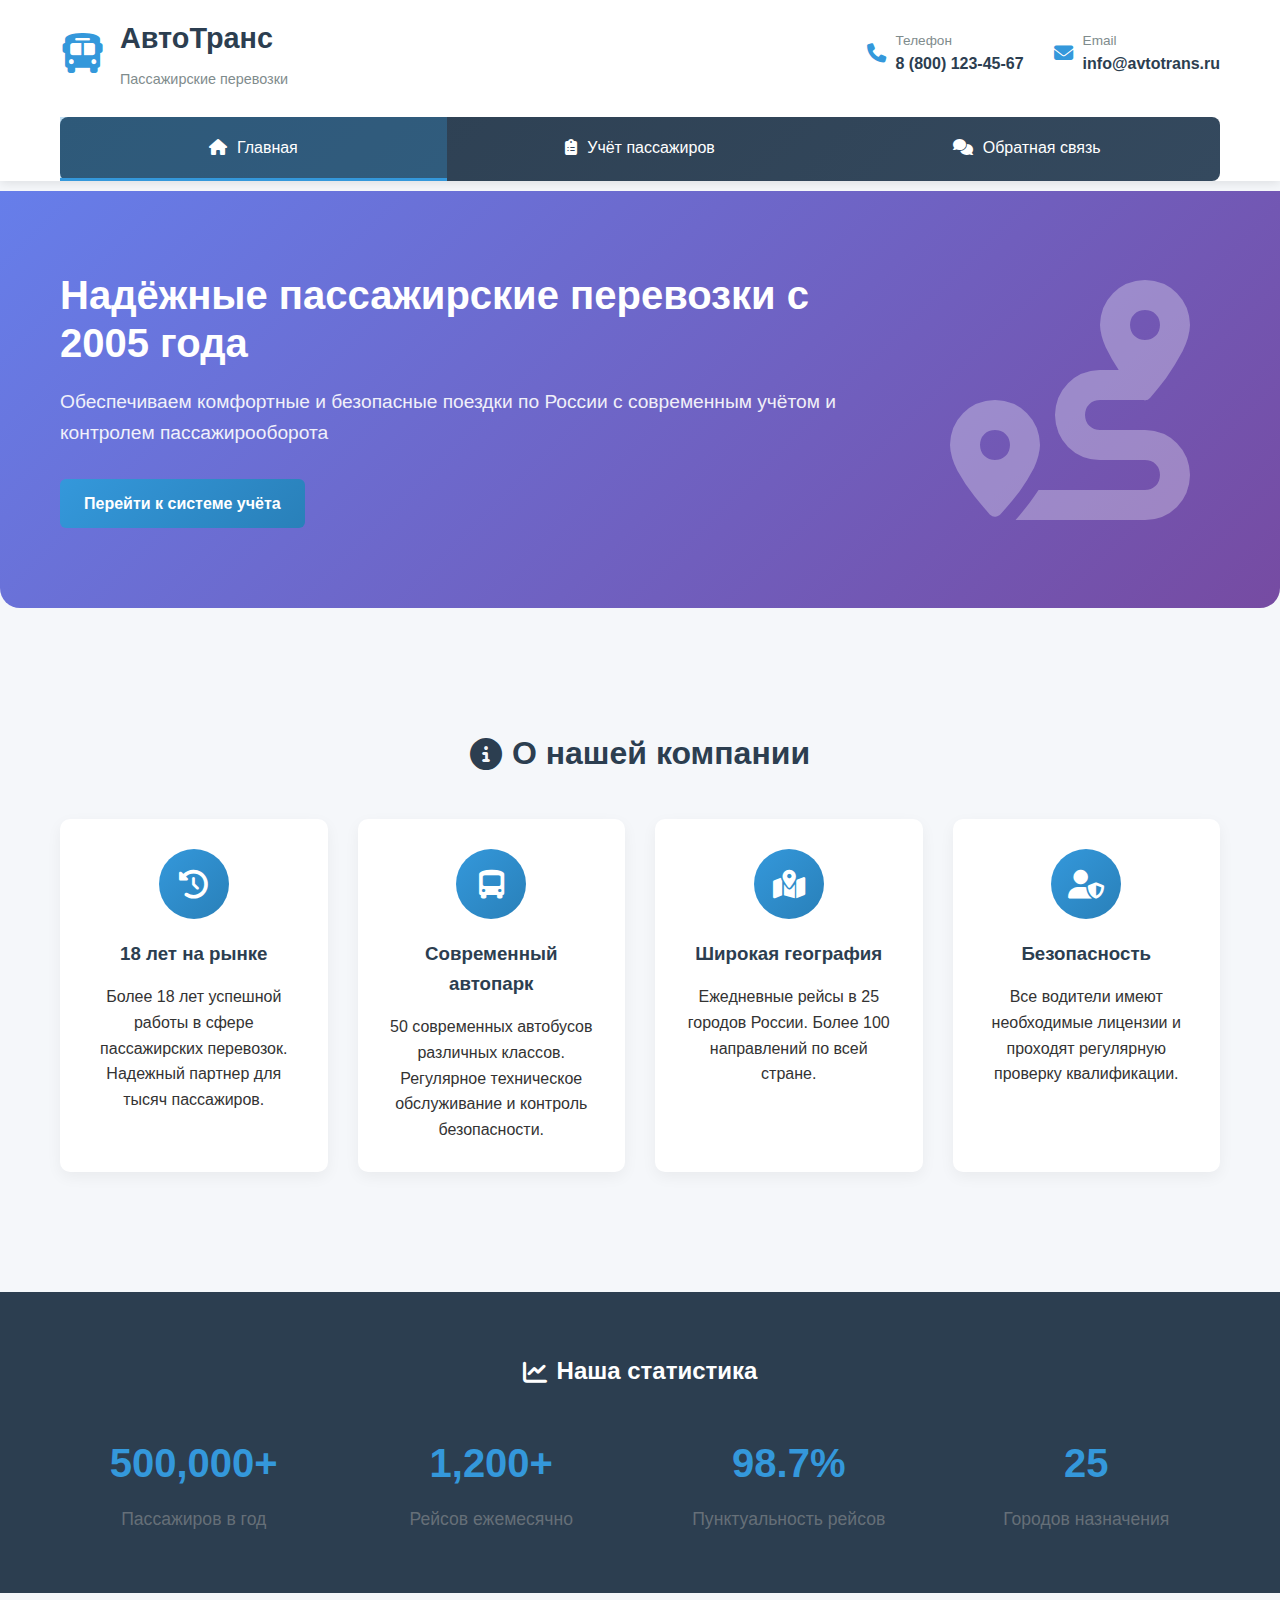
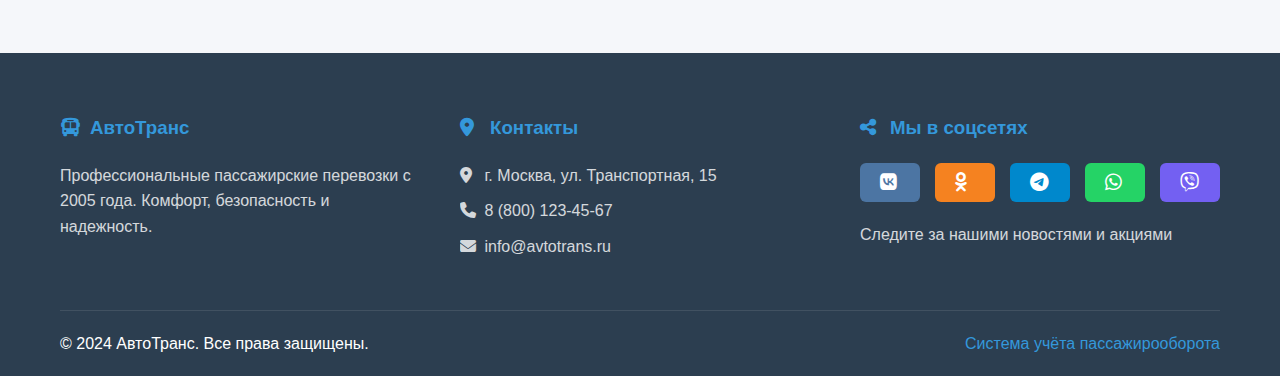
<file: index.html>
<!DOCTYPE html>
<html lang="ru">
<head>
    <meta charset="UTF-8">
    <meta name="viewport" content="width=device-width, initial-scale=1.0">
    <title>АвтоТранс - Пассажирские перевозки</title>
    <link rel="stylesheet" href="style.css">
    <link rel="stylesheet" href="https://cdnjs.cloudflare.com/ajax/libs/font-awesome/6.4.0/css/all.min.css">
</head>
<body>
    <!-- Шапка -->
    <header class="main-header">
        <div class="container">
            <div class="header-top">
                <div class="logo-section">
                    <div class="logo">
                        <i class="fas fa-bus"></i>
                        <div class="logo-text">
                            <h1>АвтоТранс</h1>
                            <span class="subtitle">Пассажирские перевозки</span>
                        </div>
                    </div>
                </div>
                
                <div class="contact-info">
                    <div class="contact-item">
                        <i class="fas fa-phone"></i>
                        <div>
                            <span class="contact-label">Телефон</span>
                            <span class="contact-value">8 (800) 123-45-67</span>
                        </div>
                    </div>
                    <div class="contact-item">
                        <i class="fas fa-envelope"></i>
                        <div>
                            <span class="contact-label">Email</span>
                            <span class="contact-value">info@avtotrans.ru</span>
                        </div>
                    </div>
                </div>
            </div>

            <!-- Навигация -->
            <nav class="main-nav">
                <ul>
                    <li class="active"><a href="index.html"><i class="fas fa-home"></i> Главная</a></li>
                    <li><a href="system.html"><i class="fas fa-clipboard-list"></i> Учёт пассажиров</a></li>
                    <li><a href="feedback.html"><i class="fas fa-comments"></i> Обратная связь</a></li>
                </ul>
            </nav>
        </div>
    </header>

    <!-- Герой-секция -->
    <section class="hero">
        <div class="container">
            <div class="hero-content">
                <h2>Надёжные пассажирские перевозки с 2005 года</h2>
                <p>Обеспечиваем комфортные и безопасные поездки по России с современным учётом и контролем пассажирооборота</p>
                <a href="system.html" class="btn-primary">Перейти к системе учёта</a>
            </div>
            <div class="hero-image">
                <i class="fas fa-route"></i>
            </div>
        </div>
    </section>

    <!-- О компании -->
    <section class="about">
        <div class="container">
            <h2><i class="fas fa-info-circle"></i> О нашей компании</h2>
            <div class="about-grid">
                <div class="about-card">
                    <div class="about-icon">
                        <i class="fas fa-history"></i>
                    </div>
                    <h3>18 лет на рынке</h3>
                    <p>Более 18 лет успешной работы в сфере пассажирских перевозок. Надежный партнер для тысяч пассажиров.</p>
                </div>
                <div class="about-card">
                    <div class="about-icon">
                        <i class="fas fa-bus-alt"></i>
                    </div>
                    <h3>Современный автопарк</h3>
                    <p>50 современных автобусов различных классов. Регулярное техническое обслуживание и контроль безопасности.</p>
                </div>
                <div class="about-card">
                    <div class="about-icon">
                        <i class="fas fa-map-marked-alt"></i>
                    </div>
                    <h3>Широкая география</h3>
                    <p>Ежедневные рейсы в 25 городов России. Более 100 направлений по всей стране.</p>
                </div>
                <div class="about-card">
                    <div class="about-icon">
                        <i class="fas fa-user-shield"></i>
                    </div>
                    <h3>Безопасность</h3>
                    <p>Все водители имеют необходимые лицензии и проходят регулярную проверку квалификации.</p>
                </div>
            </div>
        </div>
    </section>

    <!-- Статистика -->
    <section class="stats">
        <div class="container">
            <h2><i class="fas fa-chart-line"></i> Наша статистика</h2>
            <div class="stats-grid">
                <div class="stat-item">
                    <div class="stat-number">500,000+</div>
                    <div class="stat-label">Пассажиров в год</div>
                </div>
                <div class="stat-item">
                    <div class="stat-number">1,200+</div>
                    <div class="stat-label">Рейсов ежемесячно</div>
                </div>
                <div class="stat-item">
                    <div class="stat-number">98.7%</div>
                    <div class="stat-label">Пунктуальность рейсов</div>
                </div>
                <div class="stat-item">
                    <div class="stat-number">25</div>
                    <div class="stat-label">Городов назначения</div>
                </div>
            </div>
        </div>
    </section>

    <!-- Футер -->
    <footer class="main-footer">
        <div class="container">
            <div class="footer-content">
                <div class="footer-section">
                    <h3><i class="fas fa-bus"></i> АвтоТранс</h3>
                    <p>Профессиональные пассажирские перевозки с 2005 года. Комфорт, безопасность и надежность.</p>
                </div>
                
                <div class="footer-section">
                    <h3><i class="fas fa-map-marker-alt"></i> Контакты</h3>
                    <p><i class="fas fa-location-dot"></i> г. Москва, ул. Транспортная, 15</p>
                    <p><i class="fas fa-phone"></i> 8 (800) 123-45-67</p>
                    <p><i class="fas fa-envelope"></i> info@avtotrans.ru</p>
                </div>
                
                <div class="footer-section">
                    <h3><i class="fas fa-share-alt"></i> Мы в соцсетях</h3>
                    <div class="social-links">
                        <a href="#" class="social-link vk"><i class="fab fa-vk"></i></a>
                        <a href="#" class="social-link ok"><i class="fab fa-odnoklassniki"></i></a>
                        <a href="#" class="social-link tg"><i class="fab fa-telegram"></i></a>
                        <a href="#" class="social-link whatsapp"><i class="fab fa-whatsapp"></i></a>
                        <a href="#" class="social-link viber"><i class="fab fa-viber"></i></a>
                    </div>
                    <p class="social-text">Следите за нашими новостями и акциями</p>
                </div>
            </div>
            
            <div class="footer-bottom">
                <p>&copy; 2024 АвтоТранс. Все права защищены.</p>
                <p><a href="system.html" class="footer-link">Система учёта пассажирооборота</a></p>
            </div>
        </div>
    </footer>

    <script src="script.js"></script>
</body>
</html>
</file>
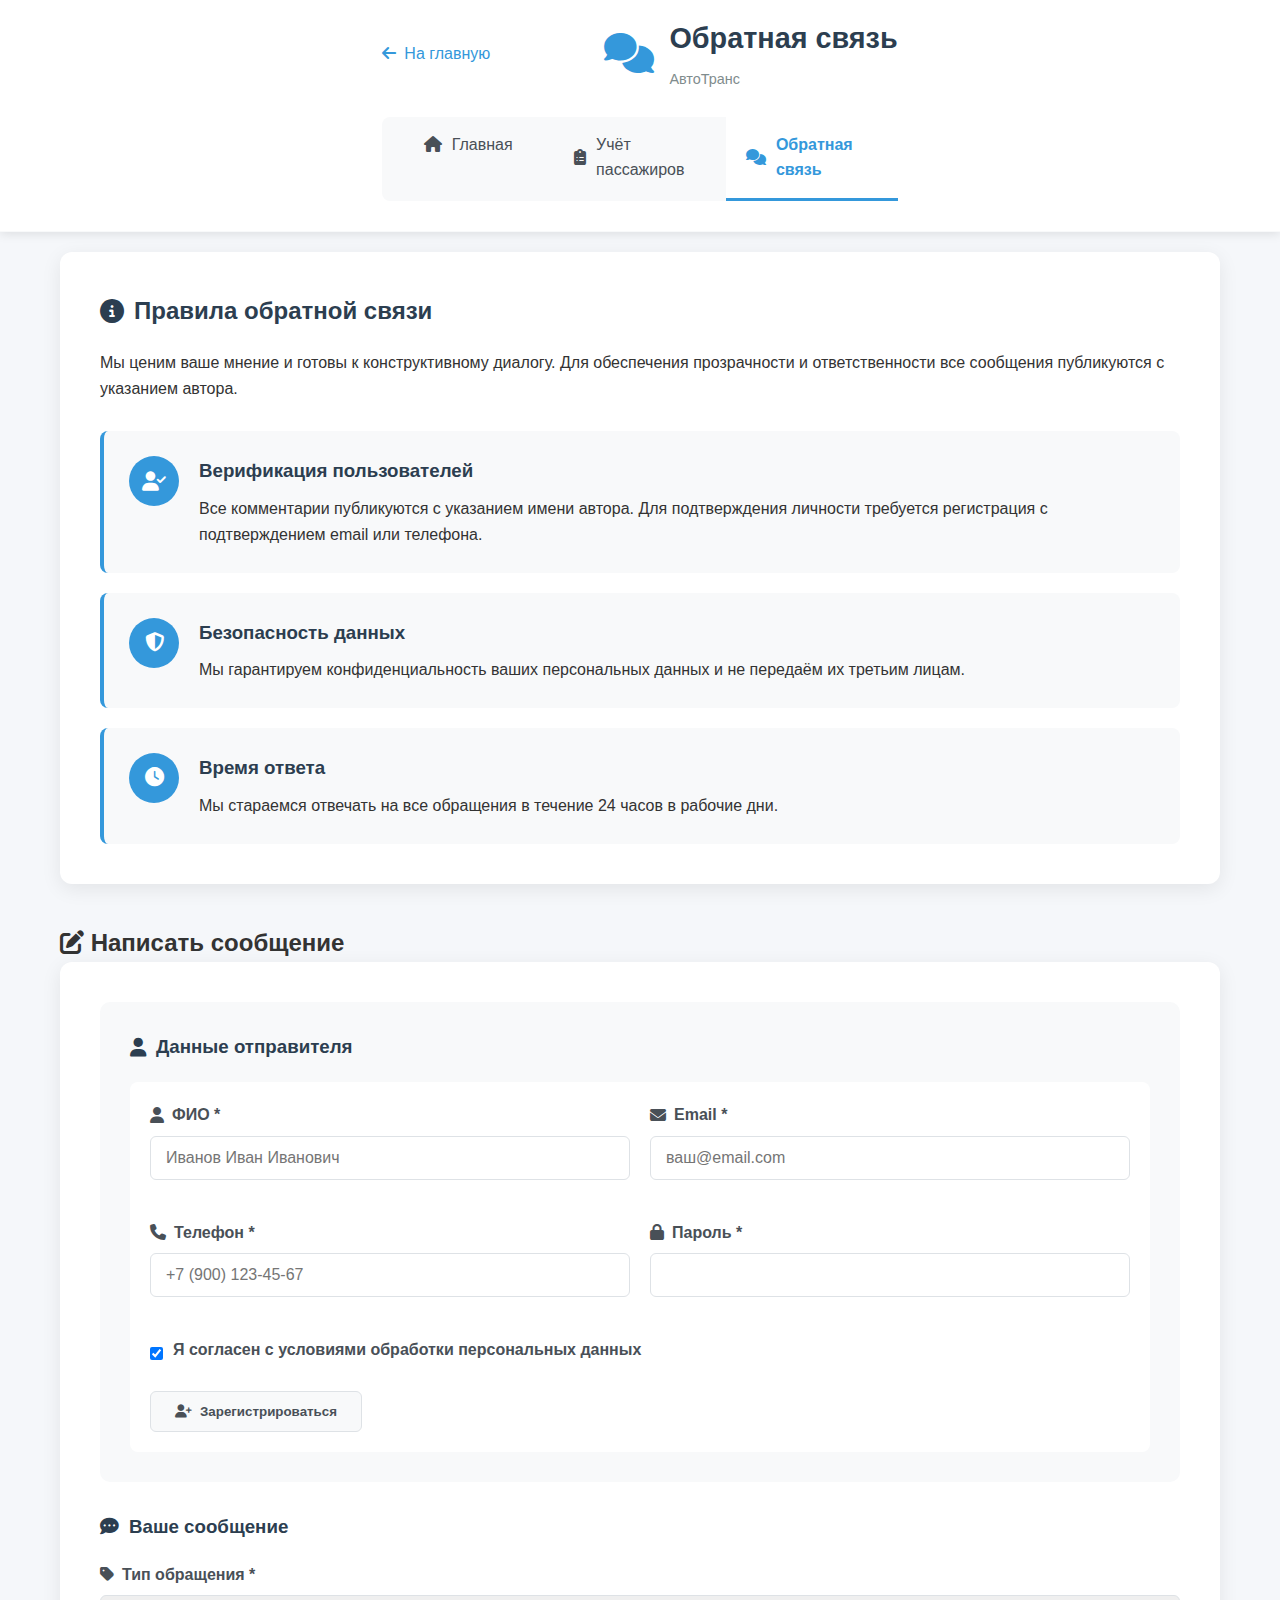
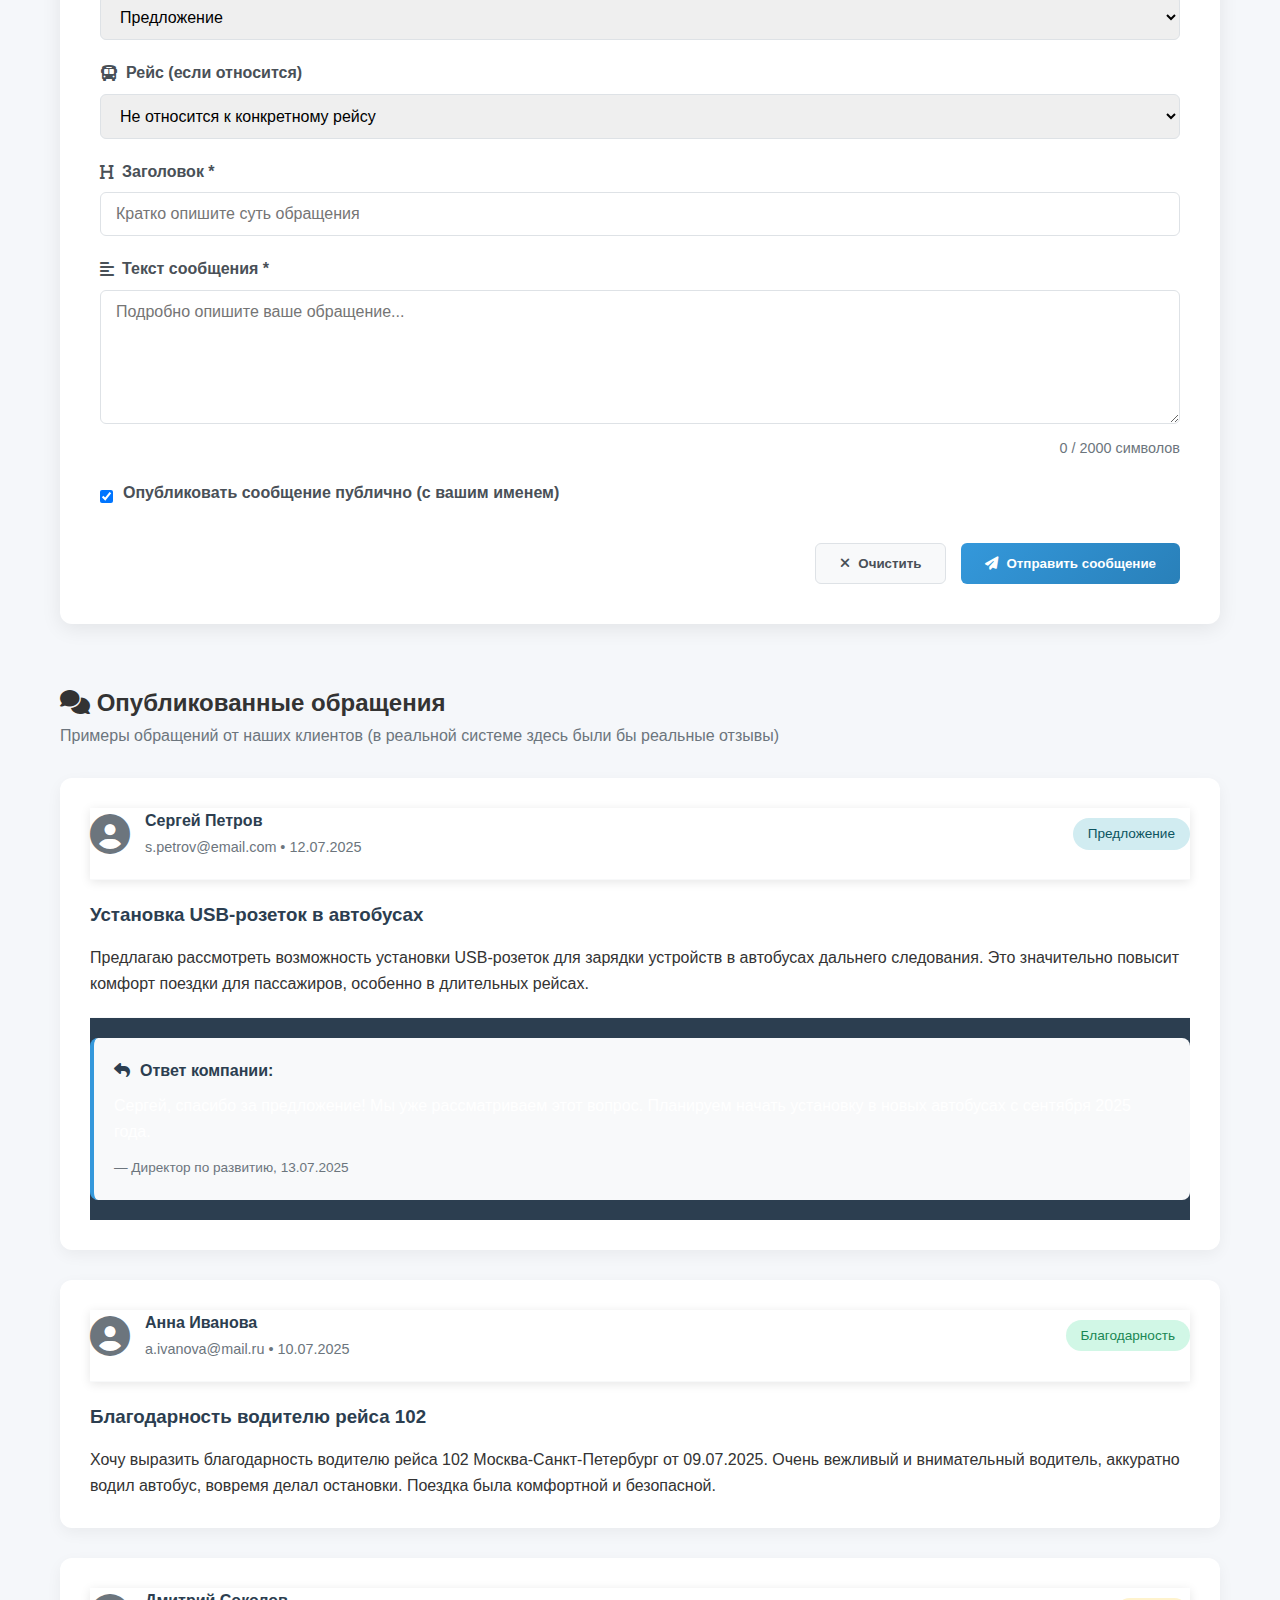
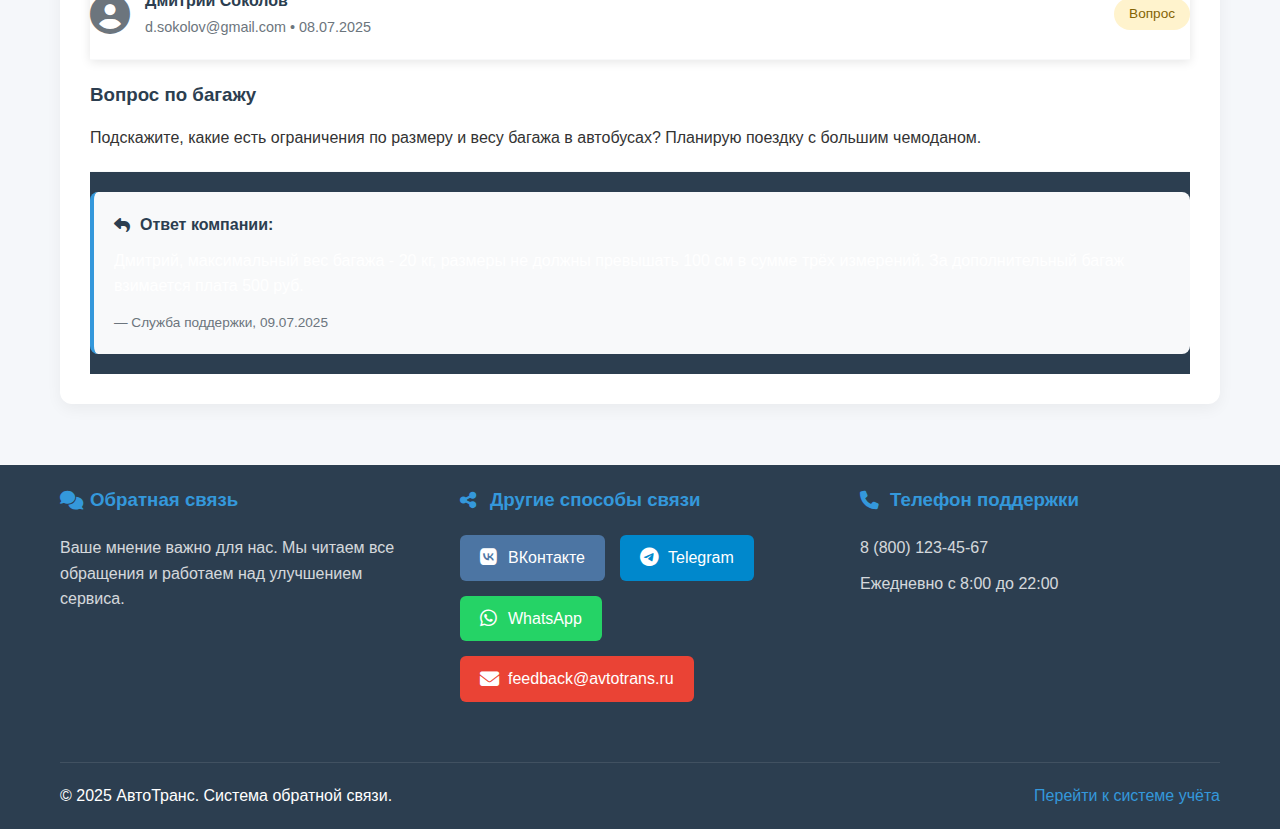
<file: feedback.html>
<!DOCTYPE html>
<html lang="ru">
<head>
    <meta charset="UTF-8">
    <meta name="viewport" content="width=device-width, initial-scale=1.0">
    <title>АвтоТранс - Обратная связь</title>
    <link rel="stylesheet" href="style.css">
    <link rel="stylesheet" href="https://cdnjs.cloudflare.com/ajax/libs/font-awesome/6.4.0/css/all.min.css">
</head>
<body>
    <!-- Шапка -->
    <header class="feedback-header">
        <div class="container">
            <div class="header-top">
                <a href="index.html" class="back-link">
                    <i class="fas fa-arrow-left"></i> На главную
                </a>
                <div class="logo-section">
                    <div class="logo">
                        <i class="fas fa-comments"></i>
                        <div class="logo-text">
                            <h1>Обратная связь</h1>
                            <span class="subtitle">АвтоТранс</span>
                        </div>
                    </div>
                </div>
            </div>

            <!-- Навигация -->
            <nav class="feedback-nav">
                <ul>
                    <li><a href="index.html"><i class="fas fa-home"></i> Главная</a></li>
                    <li><a href="system.html"><i class="fas fa-clipboard-list"></i> Учёт пассажиров</a></li>
                    <li class="active"><a href="feedback.html"><i class="fas fa-comments"></i> Обратная связь</a></li>
                </ul>
            </nav>
        </div>
    </header>

    <!-- Основной контент -->
    <main class="feedback-main">
        <div class="container">
            <!-- Информация о системе обратной связи -->
            <section class="feedback-info">
                <div class="info-card">
                    <h2><i class="fas fa-info-circle"></i> Правила обратной связи</h2>
                    <p>Мы ценим ваше мнение и готовы к конструктивному диалогу. Для обеспечения прозрачности и ответственности все сообщения публикуются с указанием автора.</p>
                    
                    <div class="rules-list">
                        <div class="rule-item">
                            <div class="rule-icon">
                                <i class="fas fa-user-check"></i>
                            </div>
                            <div class="rule-content">
                                <h3>Верификация пользователей</h3>
                                <p>Все комментарии публикуются с указанием имени автора. Для подтверждения личности требуется регистрация с подтверждением email или телефона.</p>
                            </div>
                        </div>
                        
                        <div class="rule-item">
                            <div class="rule-icon">
                                <i class="fas fa-shield-alt"></i>
                            </div>
                            <div class="rule-content">
                                <h3>Безопасность данных</h3>
                                <p>Мы гарантируем конфиденциальность ваших персональных данных и не передаём их третьим лицам.</p>
                            </div>
                        </div>
                        
                        <div class="rule-item">
                            <div class="rule-icon">
                                <i class="fas fa-clock"></i>
                            </div>
                            <div class="rule-content">
                                <h3>Время ответа</h3>
                                <p>Мы стараемся отвечать на все обращения в течение 24 часов в рабочие дни.</p>
                            </div>
                        </div>
                    </div>
                </div>
            </section>

            <!-- Форма обратной связи -->
            <section class="feedback-form-section">
                <h2><i class="fas fa-edit"></i> Написать сообщение</h2>
                
                <div class="form-card">
                    <form id="feedbackForm">
                        <!-- Блок авторизации/регистрации -->
                        <div class="auth-section">
                            <h3><i class="fas fa-user"></i> Данные отправителя</h3>
                            
                            <!-- Упрощенная версия - сразу показываем форму регистрации -->
                            <div class="auth-form" id="register-form">
                                <div class="form-row">
                                    <div class="form-group">
                                        <label for="reg-name"><i class="fas fa-user"></i> ФИО *</label>
                                        <input type="text" id="reg-name" required placeholder="Иванов Иван Иванович">
                                    </div>
                                    <div class="form-group">
                                        <label for="reg-email"><i class="fas fa-envelope"></i> Email *</label>
                                        <input type="email" id="reg-email" required placeholder="ваш@email.com">
                                    </div>
                                </div>
                                <div class="form-row">
                                    <div class="form-group">
                                        <label for="reg-phone"><i class="fas fa-phone"></i> Телефон *</label>
                                        <input type="tel" id="reg-phone" required placeholder="+7 (900) 123-45-67">
                                    </div>
                                    <div class="form-group">
                                        <label for="reg-password"><i class="fas fa-lock"></i> Пароль *</label>
                                        <input type="password" id="reg-password" required>
                                    </div>
                                </div>
                                <div class="form-group">
                                    <div class="checkbox-group">
                                        <input type="checkbox" id="agree-terms" required checked>
                                        <label for="agree-terms">Я согласен с условиями обработки персональных данных</label>
                                    </div>
                                </div>
                                <button type="button" class="btn-secondary" id="register-btn">
                                    <i class="fas fa-user-plus"></i> Зарегистрироваться
                                </button>
                            </div>
                        </div>
                        
                        <!-- Форма сообщения -->
                        <div class="message-section">
                            <h3><i class="fas fa-comment-dots"></i> Ваше сообщение</h3>
                            
                            <div class="form-group">
                                <label for="message-type"><i class="fas fa-tag"></i> Тип обращения *</label>
                                <select id="message-type" required>
                                    <option value="">Выберите тип</option>
                                    <option value="complaint">Жалоба</option>
                                    <option value="suggestion" selected>Предложение</option>
                                    <option value="question">Вопрос</option>
                                    <option value="thanks">Благодарность</option>
                                </select>
                            </div>
                            
                            <div class="form-group">
                                <label for="message-trip"><i class="fas fa-bus"></i> Рейс (если относится)</label>
                                <select id="message-trip">
                                    <option value="">Не относится к конкретному рейсу</option>
                                    <option value="101">101 - Москва</option>
                                    <option value="102">102 - Санкт-Петербург</option>
                                    <option value="103">103 - Казань</option>
                                    <option value="104">104 - Нижний Новгород</option>
                                </select>
                            </div>
                            
                            <div class="form-group">
                                <label for="message-title"><i class="fas fa-heading"></i> Заголовок *</label>
                                <input type="text" id="message-title" required placeholder="Кратко опишите суть обращения">
                            </div>
                            
                            <div class="form-group">
                                <label for="message-text"><i class="fas fa-align-left"></i> Текст сообщения *</label>
                                <textarea id="message-text" rows="6" required placeholder="Подробно опишите ваше обращение..."></textarea>
                                <div class="char-counter">
                                    <span id="char-count">0</span> / 2000 символов
                                </div>
                            </div>
                            
                            <div class="form-group">
                                <div class="checkbox-group">
                                    <input type="checkbox" id="publish-public" checked>
                                    <label for="publish-public">Опубликовать сообщение публично (с вашим именем)</label>
                                </div>
                            </div>
                        </div>
                        
                        <div class="form-actions">
                            <button type="reset" class="btn-secondary">
                                <i class="fas fa-times"></i> Очистить
                            </button>
                            <button type="submit" class="btn-primary" id="submit-feedback">
                                <i class="fas fa-paper-plane"></i> Отправить сообщение
                            </button>
                        </div>
                    </form>
                </div>
            </section>

            <!-- Примеры опубликованных сообщений -->
            <section class="published-feedback">
                <h2><i class="fas fa-comments"></i> Опубликованные обращения</h2>
                <p class="section-subtitle">Примеры обращений от наших клиентов (в реальной системе здесь были бы реальные отзывы)</p>
                
                <div class="feedback-list">
                    <div class="feedback-item">
                        <div class="feedback-header">
                            <div class="feedback-author">
                                <i class="fas fa-user-circle"></i>
                                <div>
                                    <strong>Сергей Петров</strong>
                                    <small>s.petrov@email.com • 12.07.2025</small>
                                </div>
                            </div>
                            <span class="feedback-type suggestion">Предложение</span>
                        </div>
                        <div class="feedback-content">
                            <h3>Установка USB-розеток в автобусах</h3>
                            <p>Предлагаю рассмотреть возможность установки USB-розеток для зарядки устройств в автобусах дальнего следования. Это значительно повысит комфорт поездки для пассажиров, особенно в длительных рейсах.</p>
                        </div>
                        <div class="feedback-footer">
                            <div class="feedback-response">
                                <strong><i class="fas fa-reply"></i> Ответ компании:</strong>
                                <p>Сергей, спасибо за предложение! Мы уже рассматриваем этот вопрос. Планируем начать установку в новых автобусах с сентября 2025 года.</p>
                                <small>— Директор по развитию, 13.07.2025</small>
                            </div>
                        </div>
                    </div>
                    
                    <div class="feedback-item">
                        <div class="feedback-header">
                            <div class="feedback-author">
                                <i class="fas fa-user-circle"></i>
                                <div>
                                    <strong>Анна Иванова</strong>
                                    <small>a.ivanova@mail.ru • 10.07.2025</small>
                                </div>
                            </div>
                            <span class="feedback-type thanks">Благодарность</span>
                        </div>
                        <div class="feedback-content">
                            <h3>Благодарность водителю рейса 102</h3>
                            <p>Хочу выразить благодарность водителю рейса 102 Москва-Санкт-Петербург от 09.07.2025. Очень вежливый и внимательный водитель, аккуратно водил автобус, вовремя делал остановки. Поездка была комфортной и безопасной.</p>
                        </div>
                    </div>
                    
                    <div class="feedback-item">
                        <div class="feedback-header">
                            <div class="feedback-author">
                                <i class="fas fa-user-circle"></i>
                                <div>
                                    <strong>Дмитрий Соколов</strong>
                                    <small>d.sokolov@gmail.com • 08.07.2025</small>
                                </div>
                            </div>
                            <span class="feedback-type question">Вопрос</span>
                        </div>
                        <div class="feedback-content">
                            <h3>Вопрос по багажу</h3>
                            <p>Подскажите, какие есть ограничения по размеру и весу багажа в автобусах? Планирую поездку с большим чемоданом.</p>
                        </div>
                        <div class="feedback-footer">
                            <div class="feedback-response">
                                <strong><i class="fas fa-reply"></i> Ответ компании:</strong>
                                <p>Дмитрий, максимальный вес багажа - 20 кг, размеры не должны превышать 100 см в сумме трёх измерений. За дополнительный багаж взимается плата 500 руб.</p>
                                <small>— Служба поддержки, 09.07.2025</small>
                            </div>
                        </div>
                    </div>
                </div>
            </section>
        </div>
    </main>

    <!-- Футер -->
    <footer class="feedback-footer">
        <div class="container">
            <div class="footer-content">
                <div class="footer-section">
                    <h3><i class="fas fa-comments"></i> Обратная связь</h3>
                    <p>Ваше мнение важно для нас. Мы читаем все обращения и работаем над улучшением сервиса.</p>
                </div>
                
                <div class="footer-section">
                    <h3><i class="fas fa-share-alt"></i> Другие способы связи</h3>
                    <div class="social-links">
                        <a href="#" class="social-link vk"><i class="fab fa-vk"></i> ВКонтакте</a>
                        <a href="#" class="social-link tg"><i class="fab fa-telegram"></i> Telegram</a>
                        <a href="#" class="social-link whatsapp"><i class="fab fa-whatsapp"></i> WhatsApp</a>
                        <a href="mailto:feedback@avtotrans.ru" class="social-link email">
                            <i class="fas fa-envelope"></i> feedback@avtotrans.ru
                        </a>
                    </div>
                </div>
                
                <div class="footer-section">
                    <h3><i class="fas fa-phone"></i> Телефон поддержки</h3>
                    <p class="phone-number">8 (800) 123-45-67</p>
                    <p>Ежедневно с 8:00 до 22:00</p>
                </div>
            </div>
            
            <div class="footer-bottom">
                <p>&copy; 2025 АвтоТранс. Система обратной связи.</p>
                <p><a href="system.html" class="footer-link">Перейти к системе учёта</a></p>
            </div>
        </div>
    </footer>

    <script>
        document.addEventListener('DOMContentLoaded', function() {
            // Счетчик символов
            const messageText = document.getElementById('message-text');
            const charCount = document.getElementById('char-count');
            
            if (messageText && charCount) {
                messageText.addEventListener('input', function() {
                    charCount.textContent = this.value.length;
                    
                    if (this.value.length > 2000) {
                        this.value = this.value.substring(0, 2000);
                        charCount.textContent = 2000;
                    }
                });
            }
            
            // Имитация регистрации
            const registerBtn = document.getElementById('register-btn');
            const submitBtn = document.getElementById('submit-feedback');
            
            if (registerBtn) {
                registerBtn.addEventListener('click', function() {
                    const name = document.getElementById('reg-name').value;
                    const email = document.getElementById('reg-email').value;
                    const phone = document.getElementById('reg-phone').value;
                    const password = document.getElementById('reg-password').value;
                    const agreeTerms = document.getElementById('agree-terms').checked;
                    
                    if (name && email && phone && password && agreeTerms) {
                        // В демо-версии сразу разрешаем отправку
                        alert('В демо-версии: регистрация прошла успешно! Вы можете отправить сообщение.');
                    } else {
                        alert('В демо-версии: пожалуйста, заполните все поля формы регистрации.');
                    }
                });
            }
            
            // Обработка формы обратной связи
            const form = document.getElementById('feedbackForm');
            if (form) {
                form.addEventListener('submit', function(e) {
                    e.preventDefault();
                    
                    const messageType = document.getElementById('message-type').value;
                    const messageTitle = document.getElementById('message-title').value;
                    const messageText = document.getElementById('message-text').value;
                    const name = document.getElementById('reg-name').value;
                    
                    if (messageType && messageTitle && messageText) {
                        alert('В демо-версии: ваше сообщение отправлено успешно!');
                        this.reset();
                        document.getElementById('char-count').textContent = '0';
                        document.getElementById('agree-terms').checked = true;
                        document.getElementById('message-type').value = 'suggestion';
                    } else {
                        alert('Пожалуйста, заполните все обязательные поля сообщения.');
                    }
                });
            }
        });
    </script>
</body>
</html>
</file>
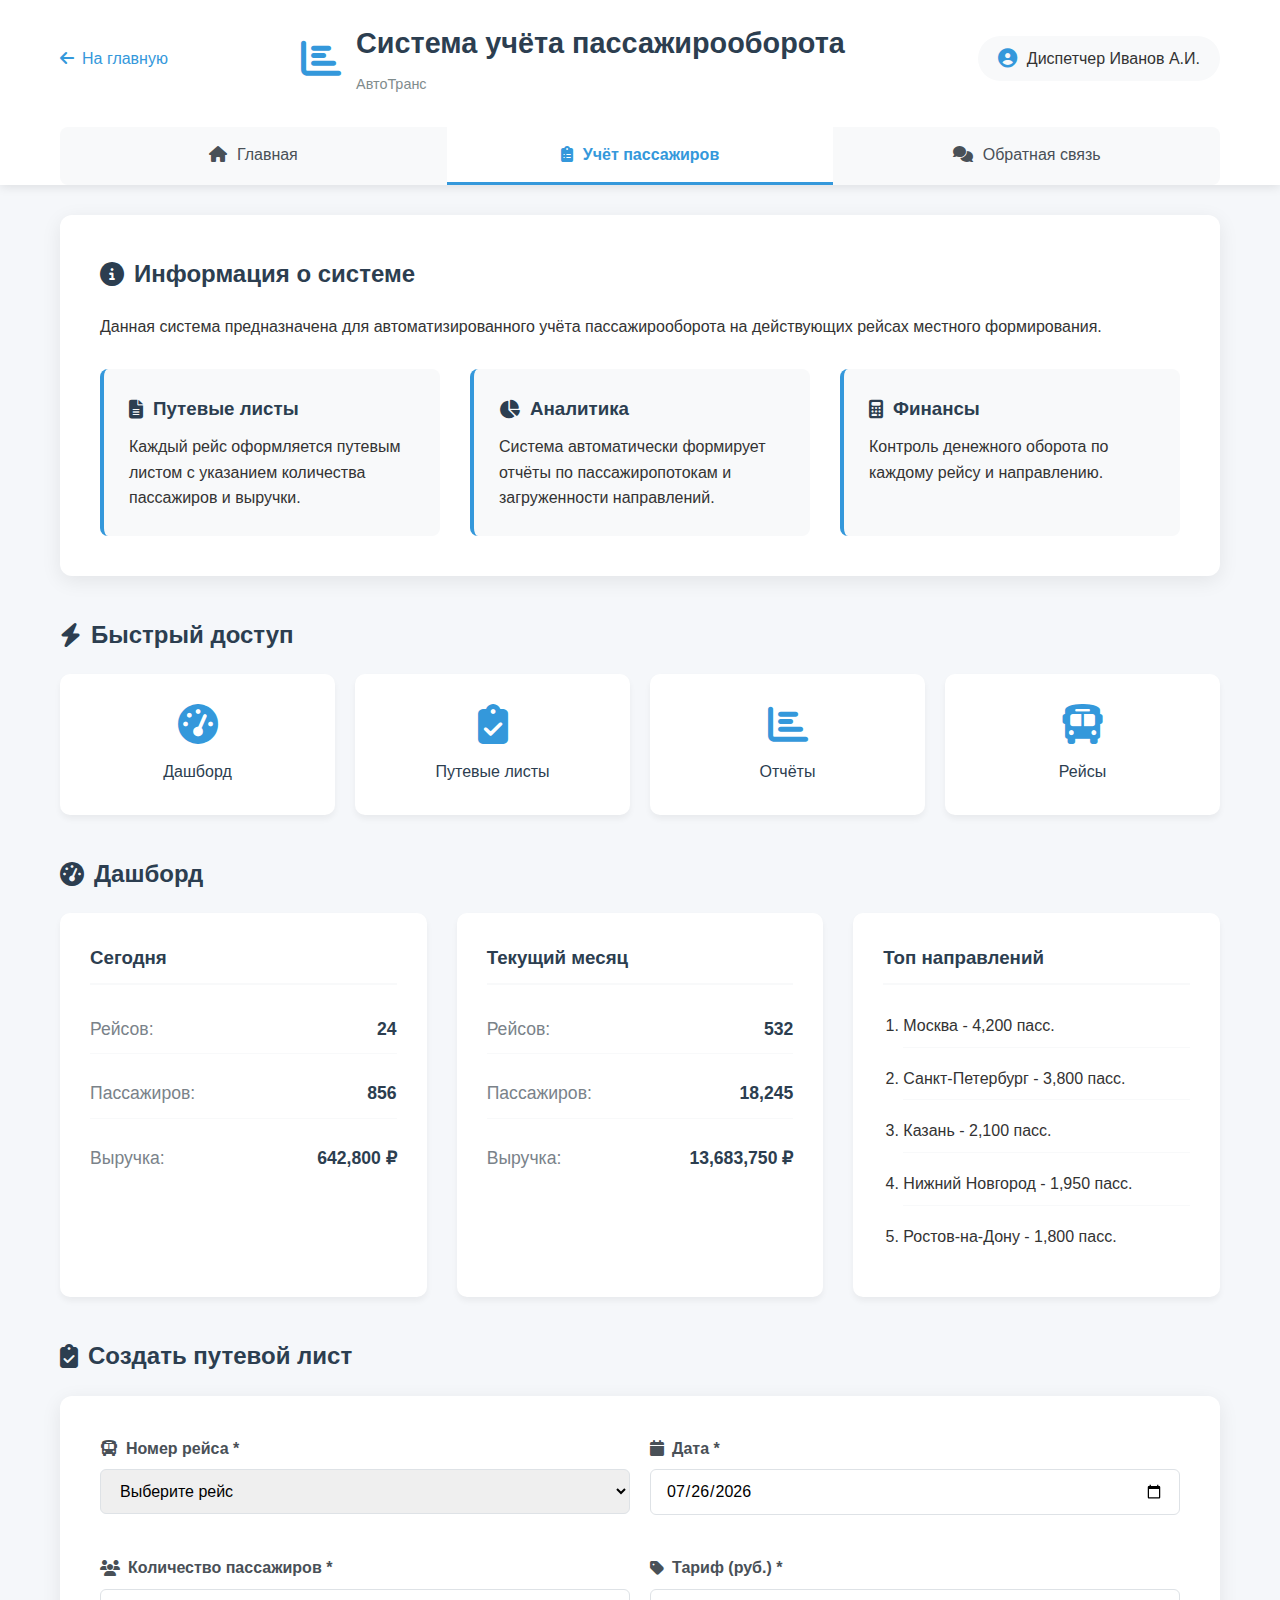
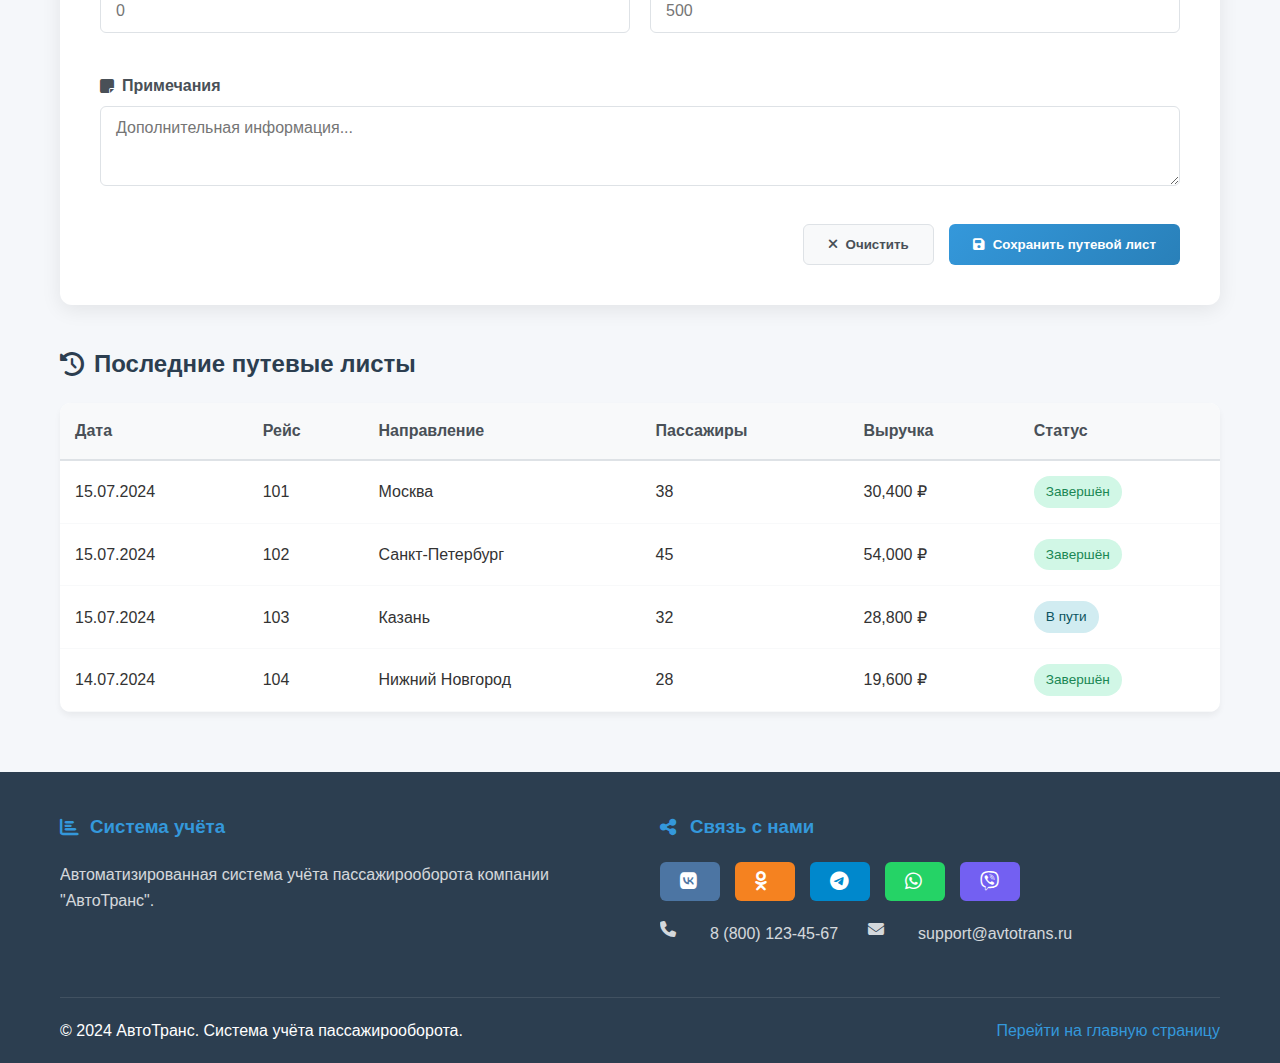
<file: system.html>
<!DOCTYPE html>
<html lang="ru">
<head>
    <meta charset="UTF-8">
    <meta name="viewport" content="width=device-width, initial-scale=1.0">
    <title>АвтоТранс - Система учёта</title>
    <link rel="stylesheet" href="style.css">
    <link rel="stylesheet" href="https://cdnjs.cloudflare.com/ajax/libs/font-awesome/6.4.0/css/all.min.css">
</head>
<body>
    <!-- Шапка -->
    <header class="system-header">
        <div class="container">
            <div class="header-top">
                <a href="index.html" class="back-link">
                    <i class="fas fa-arrow-left"></i> На главную
                </a>
                <div class="logo-section">
                    <div class="logo">
                        <i class="fas fa-chart-bar"></i>
                        <div class="logo-text">
                            <h1>Система учёта пассажирооборота</h1>
                            <span class="subtitle">АвтоТранс</span>
                        </div>
                    </div>
                </div>
                <div class="user-info">
                    <div class="user-greeting">
                        <i class="fas fa-user-circle"></i>
                        <span>Диспетчер Иванов А.И.</span>
                    </div>
                </div>
            </div>

            <!-- Навигация -->
            <nav class="system-nav">
                <ul>
                    <li><a href="index.html"><i class="fas fa-home"></i> Главная</a></li>
                    <li class="active"><a href="system.html"><i class="fas fa-clipboard-list"></i> Учёт пассажиров</a></li>
                    <li><a href="feedback.html"><i class="fas fa-comments"></i> Обратная связь</a></li>
                </ul>
            </nav>
        </div>
    </header>

    <!-- Информационная часть -->
    <section class="info-section">
        <div class="container">
            <div class="info-card">
                <h2><i class="fas fa-info-circle"></i> Информация о системе</h2>
                <p>Данная система предназначена для автоматизированного учёта пассажирооборота на действующих рейсах местного формирования.</p>
                
                <div class="info-grid">
                    <div class="info-item">
                        <h3><i class="fas fa-file-alt"></i> Путевые листы</h3>
                        <p>Каждый рейс оформляется путевым листом с указанием количества пассажиров и выручки.</p>
                    </div>
                    <div class="info-item">
                        <h3><i class="fas fa-chart-pie"></i> Аналитика</h3>
                        <p>Система автоматически формирует отчёты по пассажиропотокам и загруженности направлений.</p>
                    </div>
                    <div class="info-item">
                        <h3><i class="fas fa-calculator"></i> Финансы</h3>
                        <p>Контроль денежного оборота по каждому рейсу и направлению.</p>
                    </div>
                </div>
            </div>
        </div>
    </section>

    <!-- Основной рабочий интерфейс -->
    <main class="system-main">
        <div class="container">
            <!-- Быстрый доступ -->
            <div class="quick-access">
                <h2><i class="fas fa-bolt"></i> Быстрый доступ</h2>
                <div class="access-grid">
                    <a href="#dashboard" class="access-card">
                        <i class="fas fa-tachometer-alt"></i>
                        <span>Дашборд</span>
                    </a>
                    <a href="#waybills" class="access-card">
                        <i class="fas fa-clipboard-check"></i>
                        <span>Путевые листы</span>
                    </a>
                    <a href="reports.html" class="access-card">
                        <i class="fas fa-chart-bar"></i>
                        <span>Отчёты</span>
                    </a>
                    <a href="trips.html" class="access-card">
                        <i class="fas fa-bus"></i>
                        <span>Рейсы</span>
                    </a>
                </div>
            </div>

            <!-- Дашборд -->
            <section id="dashboard" class="dashboard-section">
                <h2><i class="fas fa-tachometer-alt"></i> Дашборд</h2>
                <div class="dashboard-grid">
                    <div class="dashboard-card">
                        <h3>Сегодня</h3>
                        <div class="dashboard-stats">
                            <div class="stat">
                                <span class="stat-label">Рейсов:</span>
                                <span class="stat-value">24</span>
                            </div>
                            <div class="stat">
                                <span class="stat-label">Пассажиров:</span>
                                <span class="stat-value">856</span>
                            </div>
                            <div class="stat">
                                <span class="stat-label">Выручка:</span>
                                <span class="stat-value">642,800 ₽</span>
                            </div>
                        </div>
                    </div>
                    
                    <div class="dashboard-card">
                        <h3>Текущий месяц</h3>
                        <div class="dashboard-stats">
                            <div class="stat">
                                <span class="stat-label">Рейсов:</span>
                                <span class="stat-value">532</span>
                            </div>
                            <div class="stat">
                                <span class="stat-label">Пассажиров:</span>
                                <span class="stat-value">18,245</span>
                            </div>
                            <div class="stat">
                                <span class="stat-label">Выручка:</span>
                                <span class="stat-value">13,683,750 ₽</span>
                            </div>
                        </div>
                    </div>
                    
                    <div class="dashboard-card">
                        <h3>Топ направлений</h3>
                        <ol class="top-list">
                            <li>Москва - 4,200 пасс.</li>
                            <li>Санкт-Петербург - 3,800 пасс.</li>
                            <li>Казань - 2,100 пасс.</li>
                            <li>Нижний Новгород - 1,950 пасс.</li>
                            <li>Ростов-на-Дону - 1,800 пасс.</li>
                        </ol>
                    </div>
                </div>
            </section>

            <!-- Форма путевого листа -->
            <section id="waybills" class="form-section">
                <h2><i class="fas fa-clipboard-check"></i> Создать путевой лист</h2>
                <div class="form-card">
                    <form id="waybillForm">
                        <div class="form-row">
                            <div class="form-group">
                                <label for="tripNumber"><i class="fas fa-bus"></i> Номер рейса *</label>
                                <select id="tripNumber" required>
                                    <option value="">Выберите рейс</option>
                                    <option value="101">101 - Москва (08:00)</option>
                                    <option value="102">102 - Санкт-Петербург (09:30)</option>
                                    <option value="103">103 - Казань (10:15)</option>
                                    <option value="104">104 - Нижний Новгород (12:00)</option>
                                </select>
                            </div>
                            <div class="form-group">
                                <label for="tripDate"><i class="fas fa-calendar"></i> Дата *</label>
                                <input type="date" id="tripDate" required value="">
                            </div>
                        </div>
                        
                        <div class="form-row">
                            <div class="form-group">
                                <label for="passengers"><i class="fas fa-users"></i> Количество пассажиров *</label>
                                <input type="number" id="passengers" min="0" max="100" required placeholder="0">
                            </div>
                            <div class="form-group">
                                <label for="fare"><i class="fas fa-tag"></i> Тариф (руб.) *</label>
                                <input type="number" id="fare" min="1" required placeholder="500">
                            </div>
                        </div>
                        
                        <div class="form-group">
                            <label for="notes"><i class="fas fa-sticky-note"></i> Примечания</label>
                            <textarea id="notes" rows="3" placeholder="Дополнительная информация..."></textarea>
                        </div>
                        
                        <div class="form-actions">
                            <button type="reset" class="btn-secondary">
                                <i class="fas fa-times"></i> Очистить
                            </button>
                            <button type="submit" class="btn-primary">
                                <i class="fas fa-save"></i> Сохранить путевой лист
                            </button>
                        </div>
                    </form>
                </div>
            </section>

            <!-- Таблица последних путевых листов -->
            <section class="table-section">
                <h2><i class="fas fa-history"></i> Последние путевые листы</h2>
                <div class="table-container">
                    <table class="data-table">
                        <thead>
                            <tr>
                                <th>Дата</th>
                                <th>Рейс</th>
                                <th>Направление</th>
                                <th>Пассажиры</th>
                                <th>Выручка</th>
                                <th>Статус</th>
                            </tr>
                        </thead>
                        <tbody>
                            <tr>
                                <td>15.07.2024</td>
                                <td>101</td>
                                <td>Москва</td>
                                <td>38</td>
                                <td>30,400 ₽</td>
                                <td><span class="status completed">Завершён</span></td>
                            </tr>
                            <tr>
                                <td>15.07.2024</td>
                                <td>102</td>
                                <td>Санкт-Петербург</td>
                                <td>45</td>
                                <td>54,000 ₽</td>
                                <td><span class="status completed">Завершён</span></td>
                            </tr>
                            <tr>
                                <td>15.07.2024</td>
                                <td>103</td>
                                <td>Казань</td>
                                <td>32</td>
                                <td>28,800 ₽</td>
                                <td><span class="status active">В пути</span></td>
                            </tr>
                            <tr>
                                <td>14.07.2024</td>
                                <td>104</td>
                                <td>Нижний Новгород</td>
                                <td>28</td>
                                <td>19,600 ₽</td>
                                <td><span class="status completed">Завершён</span></td>
                            </tr>
                        </tbody>
                    </table>
                </div>
            </section>
        </div>
    </main>

    <!-- Футер -->
    <footer class="system-footer">
        <div class="container">
            <div class="footer-content">
                <div class="footer-section">
                    <h3><i class="fas fa-chart-bar"></i> Система учёта</h3>
                    <p>Автоматизированная система учёта пассажирооборота компании "АвтоТранс".</p>
                </div>
                
                <div class="footer-section">
                    <h3><i class="fas fa-share-alt"></i> Связь с нами</h3>
                    <div class="social-links">
                        <a href="#" class="social-link vk"><i class="fab fa-vk"></i></a>
                        <a href="#" class="social-link ok"><i class="fab fa-odnoklassniki"></i></a>
                        <a href="#" class="social-link tg"><i class="fab fa-telegram"></i></a>
                        <a href="#" class="social-link whatsapp"><i class="fab fa-whatsapp"></i></a>
                        <a href="#" class="social-link viber"><i class="fab fa-viber"></i></a>
                    </div>
                    <p class="contact-info">
                        <i class="fas fa-phone"></i> 8 (800) 123-45-67<br>
                        <i class="fas fa-envelope"></i> support@avtotrans.ru
                    </p>
                </div>
            </div>
            
            <div class="footer-bottom">
                <p>&copy; 2024 АвтоТранс. Система учёта пассажирооборота.</p>
                <p><a href="index.html" class="footer-link">Перейти на главную страницу</a></p>
            </div>
        </div>
    </footer>

    <script src="script.js"></script>
    <script>
        // Устанавливаем сегодняшнюю дату в форме
        document.addEventListener('DOMContentLoaded', function() {
            const today = new Date().toISOString().split('T')[0];
            const dateInput = document.getElementById('tripDate');
            if (dateInput) {
                dateInput.value = today;
                dateInput.max = today;
            }
            
            // Авторасчет выручки
            const passengersInput = document.getElementById('passengers');
            const fareInput = document.getElementById('fare');
            
            if (passengersInput && fareInput) {
                const calculateRevenue = () => {
                    // В реальной системе здесь был бы расчет
                };
                
                passengersInput.addEventListener('input', calculateRevenue);
                fareInput.addEventListener('input', calculateRevenue);
            }
            
            // Обработка формы
            const form = document.getElementById('waybillForm');
            if (form) {
                form.addEventListener('submit', function(e) {
                    e.preventDefault();
                    alert('Путевой лист успешно сохранён! В реальной системе данные бы отправились на сервер.');
                    this.reset();
                    const dateInput = document.getElementById('tripDate');
                    if (dateInput) dateInput.value = today;
                });
            }
        });
    </script>
</body>
</html>
</file>
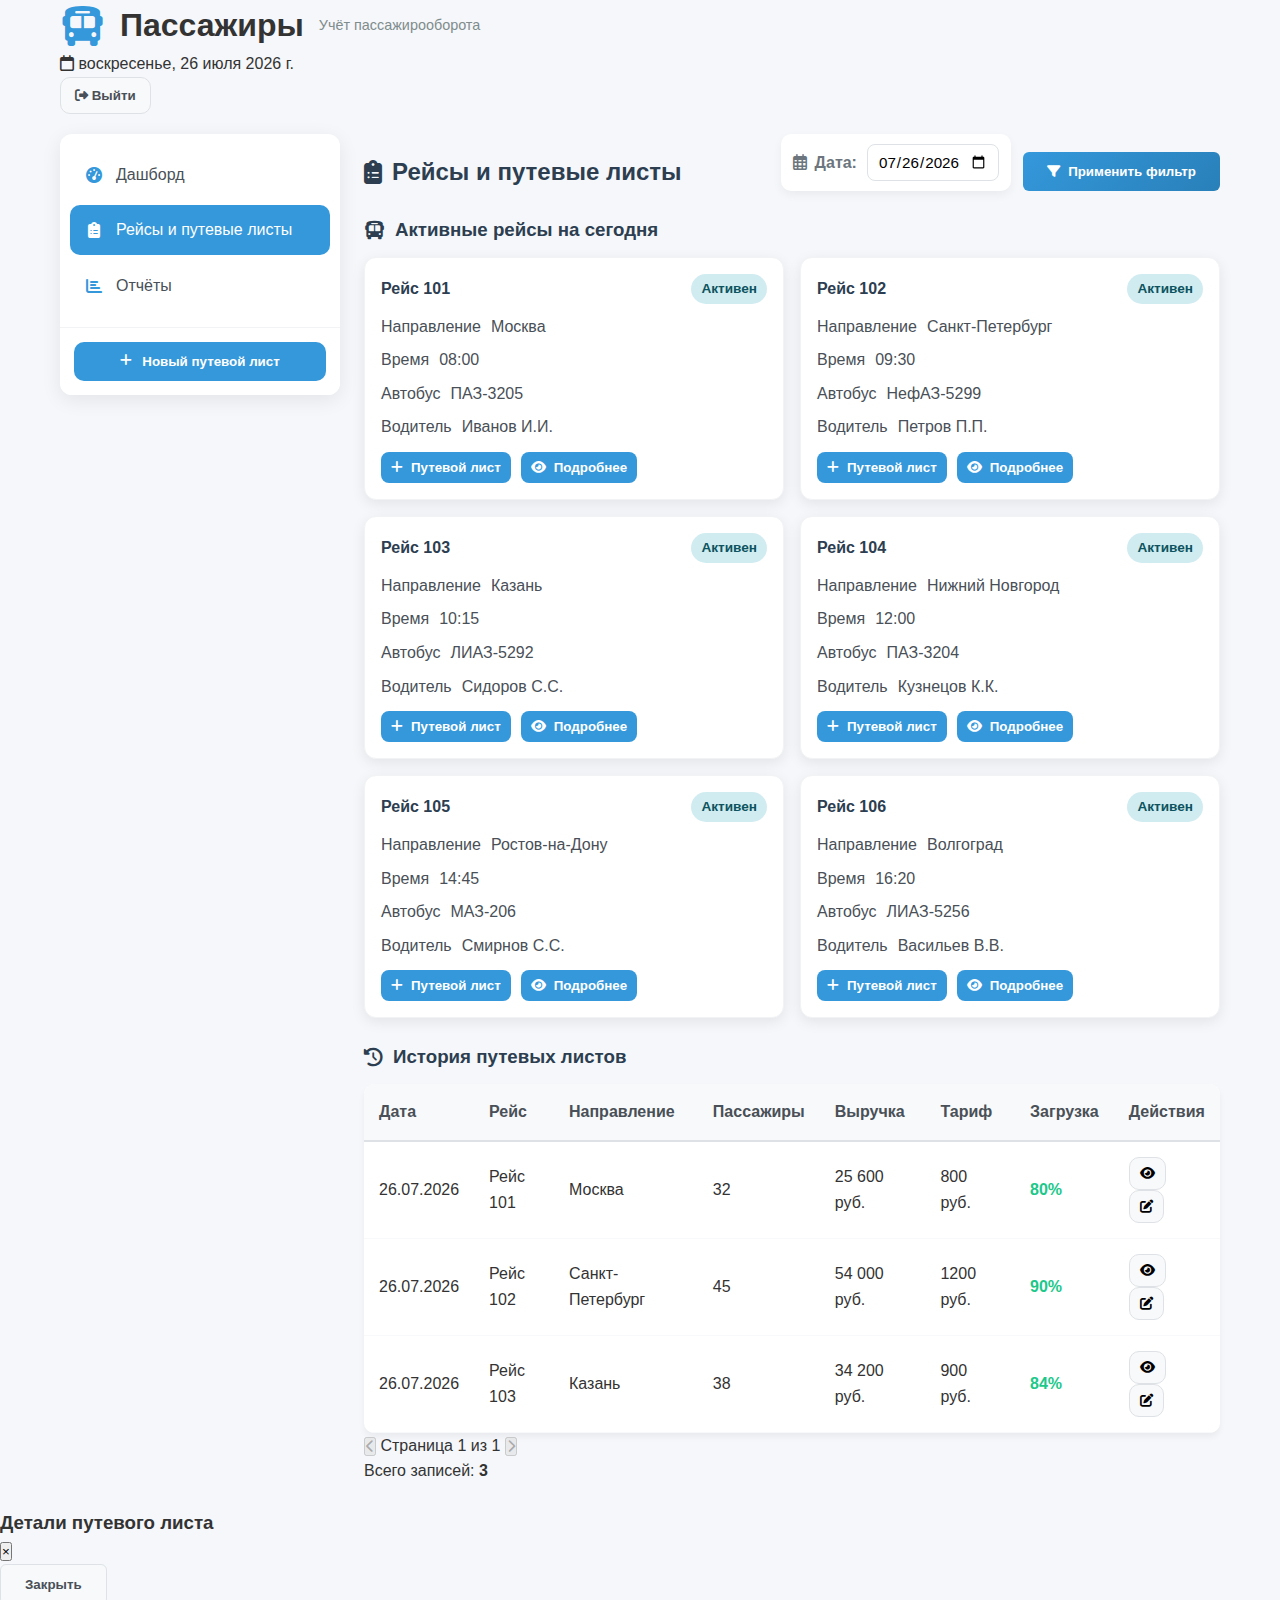
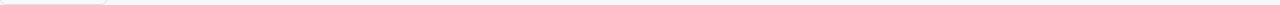
<file: trips.html>
<!DOCTYPE html>
<html lang="ru">
<head>
    <meta charset="UTF-8">
    <meta name="viewport" content="width=device-width, initial-scale=1.0">
    <title>Пассажиры - Рейсы и путевые листы</title>
    <link rel="stylesheet" href="style.css">
    <link rel="stylesheet" href="https://cdnjs.cloudflare.com/ajax/libs/font-awesome/6.4.0/css/all.min.css">
</head>
<body>
    <div class="container">
        <header>
            <div class="logo">
                <i class="fas fa-bus"></i>
                <h1>Пассажиры</h1>
                <span class="subtitle">Учёт пассажирооборота</span>
            </div>
            <div class="header-info">
                <div class="date-info">
                    <i class="far fa-calendar"></i>
                    <span id="current-date"></span>
                </div>
                <button class="btn-logout">
                    <i class="fas fa-sign-out-alt"></i> Выйти
                </button>
            </div>
        </header>

        <div class="main-layout">
            <nav class="sidebar">
                <ul>
                    <li>
                        <a href="index.html">
                            <i class="fas fa-tachometer-alt"></i>
                            <span>Дашборд</span>
                        </a>
                    </li>
                    <li class="active">
                        <a href="trips.html">
                            <i class="fas fa-clipboard-list"></i>
                            <span>Рейсы и путевые листы</span>
                        </a>
                    </li>
                    <li>
                        <a href="reports.html">
                            <i class="fas fa-chart-bar"></i>
                            <span>Отчёты</span>
                        </a>
                    </li>
                </ul>
                <div class="sidebar-footer">
                    <button class="btn-add-trip" id="addWaybillBtn">
                        <i class="fas fa-plus"></i> Новый путевой лист
                    </button>
                </div>
            </nav>

            <main class="content">
                <div class="page-header">
                    <h2><i class="fas fa-clipboard-list"></i> Рейсы и путевые листы</h2>
                    <div class="header-actions">
                        <div class="filter-group">
                            <label for="date-filter"><i class="far fa-calendar-alt"></i> Дата:</label>
                            <input type="date" id="date-filter" value="">
                        </div>
                        <button class="btn-primary" id="applyFilterBtn">
                            <i class="fas fa-filter"></i> Применить фильтр
                        </button>
                    </div>
                </div>

                <!-- Активные рейсы -->
                <div class="section">
                    <h3><i class="fas fa-bus"></i> Активные рейсы на сегодня</h3>
                    <div class="trips-grid" id="active-trips">
                        <!-- Данные загрузятся через JS -->
                    </div>
                </div>

                <!-- Форма создания путевого листа (скрыта по умолчанию) -->
                <div class="section card" id="waybill-form" style="display: none;">
                    <h3><i class="fas fa-plus-circle"></i> Создать путевой лист</h3>
                    <form id="createWaybillForm">
                        <div class="form-row">
                            <div class="form-group">
                                <label for="trip-select">Выберите рейс *</label>
                                <select id="trip-select" required>
                                    <option value="">-- Выберите рейс --</option>
                                    <!-- Опции загрузятся через JS -->
                                </select>
                            </div>
                            <div class="form-group">
                                <label for="waybill-date">Дата рейса *</label>
                                <input type="date" id="waybill-date" required value="">
                            </div>
                        </div>
                        
                        <div class="form-row">
                            <div class="form-group">
                                <label for="passengers-count">Количество пассажиров *</label>
                                <input type="number" id="passengers-count" min="0" max="100" required placeholder="0">
                            </div>
                            <div class="form-group">
                                <label for="fare">Тариф за билет (руб.) *</label>
                                <input type="number" id="fare" min="1" required placeholder="500">
                            </div>
                        </div>
                        
                        <div class="form-group">
                            <label for="revenue">Выручка (руб.) *</label>
                            <input type="number" id="revenue" min="0" required placeholder="0">
                            <small class="form-help">Рассчитывается автоматически при вводе пассажиров и тарифа</small>
                        </div>
                        
                        <div class="form-group">
                            <label for="notes">Примечания</label>
                            <textarea id="notes" rows="3" placeholder="Дополнительная информация..."></textarea>
                        </div>
                        
                        <div class="form-actions">
                            <button type="button" class="btn-secondary" id="cancelWaybillBtn">Отмена</button>
                            <button type="submit" class="btn-primary">
                                <i class="fas fa-save"></i> Сохранить путевой лист
                            </button>
                        </div>
                    </form>
                </div>

                <!-- История путевых листов -->
                <div class="section">
                    <h3><i class="fas fa-history"></i> История путевых листов</h3>
                    <div class="table-container">
                        <table class="data-table">
                            <thead>
                                <tr>
                                    <th>Дата</th>
                                    <th>Рейс</th>
                                    <th>Направление</th>
                                    <th>Пассажиры</th>
                                    <th>Выручка</th>
                                    <th>Тариф</th>
                                    <th>Загрузка</th>
                                    <th>Действия</th>
                                </tr>
                            </thead>
                            <tbody id="waybills-history">
                                <!-- Данные загрузятся через JS -->
                            </tbody>
                        </table>
                    </div>
                    <div class="table-footer">
                        <div class="pagination">
                            <button class="btn-pagination" disabled><i class="fas fa-chevron-left"></i></button>
                            <span class="page-info">Страница 1 из 1</span>
                            <button class="btn-pagination" disabled><i class="fas fa-chevron-right"></i></button>
                        </div>
                        <div class="total-info">
                            Всего записей: <strong id="total-waybills">0</strong>
                        </div>
                    </div>
                </div>
            </main>
        </div>
    </div>

    <!-- Модальное окно для просмотра/редактирования -->
    <div class="modal" id="waybill-modal">
        <div class="modal-content">
            <div class="modal-header">
                <h3 id="modal-title">Детали путевого листа</h3>
                <button class="close-modal">&times;</button>
            </div>
            <div class="modal-body" id="modal-body">
                <!-- Содержимое загружается через JS -->
            </div>
            <div class="modal-footer">
                <button class="btn-secondary close-modal">Закрыть</button>
                <button class="btn-danger" id="deleteWaybillBtn" style="display: none;">Удалить</button>
                <button class="btn-primary" id="editWaybillBtn" style="display: none;">Редактировать</button>
            </div>
        </div>
    </div>

    <script src="data.js"></script>
    <script src="script.js"></script>
</body>
</html>
</file>
<file: style.css>
/* Основные стили */
:root {
    --primary-color: #2c3e50;
    --secondary-color: #3498db;
    --accent-color: #e74c3c;
    --success-color: #27ae60;
    --warning-color: #f39c12;
    --light-color: #ecf0f1;
    --dark-color: #2c3e50;
    --gray-color: #7f8c8d;
}

* {
    margin: 0;
    padding: 0;
    box-sizing: border-box;
    font-family: 'Segoe UI', Tahoma, Geneva, Verdana, sans-serif;
}

body {
    background-color: #f5f7fa;
    color: #333;
    line-height: 1.6;
}

.container {
    max-width: 1200px;
    margin: 0 auto;
    padding: 0 20px;
}

/* Общие кнопки */
.btn-primary, .btn-secondary {
    display: inline-flex;
    align-items: center;
    gap: 8px;
    padding: 12px 24px;
    border: none;
    border-radius: 6px;
    font-weight: 600;
    cursor: pointer;
    transition: all 0.3s;
    text-decoration: none;
}

.btn-primary {
    background: linear-gradient(135deg, #3498db 0%, #2980b9 100%);
    color: white;
}

.btn-primary:hover {
    background: linear-gradient(135deg, #2980b9 0%, #1c6ea4 100%);
    transform: translateY(-2px);
    box-shadow: 0 4px 12px rgba(52, 152, 219, 0.3);
}

.btn-secondary {
    background: #f8f9fa;
    color: #495057;
    border: 1px solid #dee2e6;
}

.btn-secondary:hover {
    background: #e9ecef;
    border-color: #ced4da;
}

/* ==================== ГЛАВНАЯ СТРАНИЦА ==================== */

/* Шапка главной страницы */
.main-header {
    background: white;
    box-shadow: 0 2px 10px rgba(0,0,0,0.1);
}

.header-top {
    display: flex;
    justify-content: space-between;
    align-items: center;
    padding: 15px 0;
    flex-wrap: wrap;
    gap: 20px;
}

.logo-section {
    display: flex;
    align-items: center;
    gap: 15px;
}

.logo {
    display: flex;
    align-items: center;
    gap: 15px;
}

.logo i {
    font-size: 2.5rem;
    color: #3498db;
}

.logo-text h1 {
    font-size: 1.8rem;
    color: #2c3e50;
    margin-bottom: 5px;
}

.subtitle {
    color: #7f8c8d;
    font-size: 0.9rem;
}

.contact-info {
    display: flex;
    gap: 30px;
}

.contact-item {
    display: flex;
    align-items: center;
    gap: 10px;
}

.contact-item i {
    color: #3498db;
    font-size: 1.2rem;
}

.contact-label {
    display: block;
    font-size: 0.85rem;
    color: #7f8c8d;
}

.contact-value {
    font-weight: 600;
    color: #2c3e50;
}

/* Навигация главной страницы */
.main-nav {
    background: linear-gradient(135deg, #2c3e50 0%, #34495e 100%);
    border-radius: 8px;
    margin: 10px 0;
}

.main-nav ul {
    display: flex;
    list-style: none;
}

.main-nav li {
    flex: 1;
}

.main-nav a {
    display: flex;
    align-items: center;
    justify-content: center;
    gap: 10px;
    color: white;
    text-decoration: none;
    padding: 18px 20px;
    transition: all 0.3s;
    font-weight: 500;
}

.main-nav a:hover {
    background: rgba(255,255,255,0.1);
}

.main-nav li.active a {
    background: rgba(52, 152, 219, 0.3);
    border-bottom: 3px solid #3498db;
}

/* Герой-секция */
.hero {
    background: linear-gradient(135deg, #667eea 0%, #764ba2 100%);
    color: white;
    padding: 80px 0;
    margin-bottom: 60px;
    border-radius: 0 0 20px 20px;
}

.hero .container {
    display: flex;
    align-items: center;
    justify-content: space-between;
    gap: 40px;
}

.hero-content {
    flex: 1;
}

.hero h2 {
    font-size: 2.5rem;
    margin-bottom: 20px;
    line-height: 1.2;
}

.hero p {
    font-size: 1.2rem;
    margin-bottom: 30px;
    opacity: 0.9;
}

.hero-image {
    flex: 0 0 300px;
    text-align: center;
}

.hero-image i {
    font-size: 15rem;
    opacity: 0.3;
}

/* О компании */
.about {
    padding: 60px 0;
}

.about h2 {
    text-align: center;
    margin-bottom: 40px;
    color: #2c3e50;
    font-size: 2rem;
    display: flex;
    align-items: center;
    justify-content: center;
    gap: 10px;
}

.about-grid {
    display: grid;
    grid-template-columns: repeat(auto-fit, minmax(250px, 1fr));
    gap: 30px;
}

.about-card {
    background: white;
    padding: 30px;
    border-radius: 10px;
    text-align: center;
    box-shadow: 0 5px 15px rgba(0,0,0,0.05);
    transition: transform 0.3s;
}

.about-card:hover {
    transform: translateY(-10px);
}

.about-icon {
    width: 70px;
    height: 70px;
    background: linear-gradient(135deg, #3498db 0%, #2980b9 100%);
    border-radius: 50%;
    display: flex;
    align-items: center;
    justify-content: center;
    margin: 0 auto 20px;
    color: white;
    font-size: 1.8rem;
}

.about-card h3 {
    margin-bottom: 15px;
    color: #2c3e50;
}

/* Статистика */
.stats {
    background: #2c3e50;
    color: white;
    padding: 60px 0;
    margin: 60px 0;
}

.stats h2 {
    text-align: center;
    margin-bottom: 40px;
    display: flex;
    align-items: center;
    justify-content: center;
    gap: 10px;
}

.stats-grid {
    display: grid;
    grid-template-columns: repeat(auto-fit, minmax(200px, 1fr));
    gap: 30px;
}

.stat-item {
    text-align: center;
}

.stat-number {
    font-size: 2.5rem;
    font-weight: 700;
    color: #3498db;
    margin-bottom: 10px;
}

.stat-label {
    font-size: 1.1rem;
    opacity: 0.9;
}

/* Социальные ссылки */
.social-links {
    display: flex;
    gap: 15px;
    margin: 20px 0;
    flex-wrap: wrap;
}

.social-link {
    display: inline-flex;
    align-items: center;
    gap: 8px;
    padding: 10px 20px;
    border-radius: 6px;
    color: white;
    text-decoration: none;
    font-weight: 500;
    transition: all 0.3s;
}

.social-link i {
    font-size: 1.2rem;
}

/* Цвета для разных соцсетей */
.social-link.vk { background: #4c75a3; }
.social-link.ok { background: #f58220; }
.social-link.tg { background: #0088cc; }
.social-link.whatsapp { background: #25d366; }
.social-link.viber { background: #7360f2; }
.social-link.email { background: #ea4335; }

.social-link:hover {
    opacity: 0.9;
    transform: translateY(-2px);
}

/* Футер */
.main-footer {
    background: #2c3e50;
    color: white;
    padding: 60px 0 20px;
}

.footer-content {
    display: grid;
    grid-template-columns: repeat(auto-fit, minmax(250px, 1fr));
    gap: 40px;
    margin-bottom: 40px;
}

.footer-section h3 {
    margin-bottom: 20px;
    color: #3498db;
    display: flex;
    align-items: center;
    gap: 10px;
}

.footer-section p {
    margin-bottom: 10px;
    opacity: 0.8;
}

.footer-section i {
    width: 20px;
}

.footer-bottom {
    border-top: 1px solid rgba(255,255,255,0.1);
    padding-top: 20px;
    text-align: center;
    display: flex;
    justify-content: space-between;
    align-items: center;
    flex-wrap: wrap;
    gap: 20px;
}

.footer-link {
    color: #3498db;
    text-decoration: none;
}

.footer-link:hover {
    text-decoration: underline;
}

/* ==================== СИСТЕМА УЧЁТА ==================== */

/* Шапка системы */
.system-header {
    background: white;
    box-shadow: 0 2px 10px rgba(0,0,0,0.1);
    margin-bottom: 30px;
}

.system-header .header-top {
    padding: 20px 0;
}

.back-link {
    display: inline-flex;
    align-items: center;
    gap: 8px;
    color: #3498db;
    text-decoration: none;
    font-weight: 500;
}

.back-link:hover {
    color: #2980b9;
}

.user-info {
    display: flex;
    align-items: center;
    gap: 10px;
}

.user-greeting {
    display: flex;
    align-items: center;
    gap: 10px;
    padding: 10px 20px;
    background: #f8f9fa;
    border-radius: 30px;
}

.user-greeting i {
    color: #3498db;
    font-size: 1.2rem;
}

/* Навигация системы */
.system-nav {
    background: #f8f9fa;
    border-radius: 8px;
    margin: 10px 0;
}

.system-nav ul {
    display: flex;
    list-style: none;
}

.system-nav li {
    flex: 1;
}

.system-nav a {
    display: flex;
    align-items: center;
    justify-content: center;
    gap: 10px;
    color: #495057;
    text-decoration: none;
    padding: 15px 20px;
    transition: all 0.3s;
    font-weight: 500;
}

.system-nav a:hover {
    background: #e9ecef;
    color: #2c3e50;
}

.system-nav li.active a {
    background: white;
    color: #3498db;
    border-bottom: 3px solid #3498db;
    font-weight: 600;
}

/* Информационная секция */
.info-section {
    margin-bottom: 40px;
}

.info-card {
    background: white;
    padding: 40px;
    border-radius: 12px;
    box-shadow: 0 5px 20px rgba(0,0,0,0.08);
}

.info-card h2 {
    margin-bottom: 20px;
    color: #2c3e50;
    display: flex;
    align-items: center;
    gap: 10px;
}

.info-grid {
    display: grid;
    grid-template-columns: repeat(auto-fit, minmax(300px, 1fr));
    gap: 30px;
    margin-top: 30px;
}

.info-item {
    padding: 25px;
    background: #f8f9fa;
    border-radius: 8px;
    border-left: 4px solid #3498db;
}

.info-item h3 {
    margin-bottom: 10px;
    color: #2c3e50;
    display: flex;
    align-items: center;
    gap: 10px;
}

/* Быстрый доступ */
.quick-access {
    margin: 40px 0;
}

.quick-access h2 {
    margin-bottom: 20px;
    color: #2c3e50;
    display: flex;
    align-items: center;
    gap: 10px;
}

.access-grid {
    display: grid;
    grid-template-columns: repeat(auto-fit, minmax(200px, 1fr));
    gap: 20px;
}

.access-card {
    background: white;
    padding: 30px 20px;
    border-radius: 10px;
    text-align: center;
    text-decoration: none;
    color: #2c3e50;
    box-shadow: 0 4px 6px rgba(0,0,0,0.05);
    transition: all 0.3s;
    display: flex;
    flex-direction: column;
    align-items: center;
    gap: 15px;
}

.access-card:hover {
    transform: translateY(-5px);
    box-shadow: 0 10px 20px rgba(0,0,0,0.1);
    color: #3498db;
}

.access-card i {
    font-size: 2.5rem;
    color: #3498db;
}

/* Дашборд */
.dashboard-section {
    margin: 40px 0;
}

.dashboard-section h2 {
    margin-bottom: 20px;
    color: #2c3e50;
    display: flex;
    align-items: center;
    gap: 10px;
}

.dashboard-grid {
    display: grid;
    grid-template-columns: repeat(auto-fit, minmax(300px, 1fr));
    gap: 30px;
}

.dashboard-card {
    background: white;
    padding: 30px;
    border-radius: 10px;
    box-shadow: 0 4px 6px rgba(0,0,0,0.05);
}

.dashboard-card h3 {
    margin-bottom: 20px;
    color: #2c3e50;
    padding-bottom: 10px;
    border-bottom: 2px solid #f8f9fa;
}

.dashboard-stats {
    display: flex;
    flex-direction: column;
    gap: 15px;
}

.stat {
    display: flex;
    justify-content: space-between;
    align-items: center;
    padding: 10px 0;
    border-bottom: 1px solid #f8f9fa;
}

.stat:last-child {
    border-bottom: none;
}

.stat-label {
    color: #6c757d;
}

.stat-value {
    font-weight: 600;
    color: #2c3e50;
    font-size: 1.1rem;
}

.top-list {
    margin-left: 20px;
}

.top-list li {
    margin-bottom: 10px;
    padding: 8px 0;
    border-bottom: 1px solid #f8f9fa;
}

.top-list li:last-child {
    border-bottom: none;
}

/* Формы */
.form-section {
    margin: 40px 0;
}

.form-section h2 {
    margin-bottom: 20px;
    color: #2c3e50;
    display: flex;
    align-items: center;
    gap: 10px;
}

.form-card {
    background: white;
    padding: 40px;
    border-radius: 12px;
    box-shadow: 0 5px 20px rgba(0,0,0,0.08);
}

.form-row {
    display: grid;
    grid-template-columns: repeat(auto-fit, minmax(250px, 1fr));
    gap: 20px;
    margin-bottom: 20px;
}

.form-group {
    margin-bottom: 20px;
}

.form-group label {
    display: block;
    margin-bottom: 8px;
    font-weight: 600;
    color: #495057;
    display: flex;
    align-items: center;
    gap: 8px;
}

.form-group input,
.form-group select,
.form-group textarea {
    width: 100%;
    padding: 12px 15px;
    border: 1px solid #dee2e6;
    border-radius: 6px;
    font-size: 1rem;
    transition: border 0.3s;
}

.form-group input:focus,
.form-group select:focus,
.form-group textarea:focus {
    outline: none;
    border-color: #3498db;
    box-shadow: 0 0 0 3px rgba(52, 152, 219, 0.1);
}

.form-actions {
    display: flex;
    justify-content: flex-end;
    gap: 15px;
    margin-top: 30px;
}

/* Таблицы */
.table-section {
    margin: 40px 0;
}

.table-section h2 {
    margin-bottom: 20px;
    color: #2c3e50;
    display: flex;
    align-items: center;
    gap: 10px;
}

.table-container {
    overflow-x: auto;
    background: white;
    border-radius: 10px;
    box-shadow: 0 4px 6px rgba(0,0,0,0.05);
}

.data-table {
    width: 100%;
    border-collapse: collapse;
}

.data-table th {
    background: #f8f9fa;
    padding: 15px;
    text-align: left;
    font-weight: 600;
    color: #495057;
    border-bottom: 2px solid #dee2e6;
}

.data-table td {
    padding: 15px;
    border-bottom: 1px solid #f8f9fa;
}

.data-table tbody tr:hover {
    background: #f8f9fa;
}

.status {
    display: inline-block;
    padding: 5px 12px;
    border-radius: 20px;
    font-size: 0.85rem;
    font-weight: 500;
}

.status.completed {
    background: #d1f7e6;
    color: #1a8754;
}

.status.active {
    background: #d1ecf1;
    color: #0c5460;
}

/* Футер системы */
.system-footer, .feedback-footer {
    background: #2c3e50;
    color: white;
    padding: 40px 0 20px;
    margin-top: 60px;
}

/* ==================== ОБРАТНАЯ СВЯЗЬ ==================== */

/* Шапка обратной связи */
.feedback-header {
    background: white;
    box-shadow: 0 2px 10px rgba(0,0,0,0.1);
    margin-bottom: 30px;
}

.feedback-nav {
    background: #f8f9fa;
    border-radius: 8px;
    margin: 10px 0;
}

.feedback-nav ul {
    display: flex;
    list-style: none;
}

.feedback-nav li {
    flex: 1;
}

.feedback-nav a {
    display: flex;
    align-items: center;
    justify-content: center;
    gap: 10px;
    color: #495057;
    text-decoration: none;
    padding: 15px 20px;
    transition: all 0.3s;
    font-weight: 500;
}

.feedback-nav a:hover {
    background: #e9ecef;
    color: #2c3e50;
}

.feedback-nav li.active a {
    background: white;
    color: #3498db;
    border-bottom: 3px solid #3498db;
    font-weight: 600;
}

/* Правила обратной связи */
.feedback-info {
    margin-bottom: 40px;
}

.rules-list {
    display: flex;
    flex-direction: column;
    gap: 20px;
    margin-top: 30px;
}

.rule-item {
    display: flex;
    gap: 20px;
    align-items: flex-start;
    padding: 25px;
    background: #f8f9fa;
    border-radius: 8px;
    border-left: 4px solid #3498db;
}

.rule-icon {
    flex-shrink: 0;
    width: 50px;
    height: 50px;
    background: #3498db;
    border-radius: 50%;
    display: flex;
    align-items: center;
    justify-content: center;
    color: white;
    font-size: 1.2rem;
}

.rule-content h3 {
    margin-bottom: 10px;
    color: #2c3e50;
}

/* Форма обратной связи */
.auth-section {
    background: #f8f9fa;
    padding: 30px;
    border-radius: 10px;
    margin-bottom: 30px;
}

.auth-section h3 {
    margin-bottom: 20px;
    color: #2c3e50;
    display: flex;
    align-items: center;
    gap: 10px;
}

.auth-options {
    display: flex;
    gap: 20px;
    margin-bottom: 20px;
    flex-wrap: wrap;
}

.auth-option {
    flex: 1;
    min-width: 200px;
}

.auth-option input[type="radio"] {
    display: none;
}

.auth-option label {
    display: flex;
    align-items: center;
    gap: 10px;
    padding: 15px 20px;
    background: white;
    border: 2px solid #dee2e6;
    border-radius: 8px;
    cursor: pointer;
    transition: all 0.3s;
}

.auth-option.active label {
    border-color: #3498db;
    background: #e3f2fd;
    color: #3498db;
}

.auth-form {
    background: white;
    padding: 20px;
    border-radius: 8px;
}

/* Секция сообщения */
.message-section {
    margin-top: 30px;
}

.message-section h3 {
    margin-bottom: 20px;
    color: #2c3e50;
    display: flex;
    align-items: center;
    gap: 10px;
}

.char-counter {
    text-align: right;
    font-size: 0.9rem;
    color: #6c757d;
    margin-top: 5px;
}

.checkbox-group {
    display: flex;
    align-items: center;
    gap: 10px;
}

.checkbox-group input[type="checkbox"] {
    width: auto;
}

/* Опубликованные отзывы */
.published-feedback {
    margin: 60px 0;
}

.section-subtitle {
    color: #6c757d;
    margin-bottom: 30px;
}

.feedback-list {
    display: flex;
    flex-direction: column;
    gap: 30px;
}

.feedback-item {
    background: white;
    border-radius: 12px;
    padding: 30px;
    box-shadow: 0 5px 15px rgba(0,0,0,0.05);
}

.feedback-header {
    display: flex;
    justify-content: space-between;
    align-items: center;
    margin-bottom: 20px;
    padding-bottom: 20px;
    border-bottom: 1px solid #f8f9fa;
    flex-wrap: wrap;
    gap: 20px;
}

.feedback-author {
    display: flex;
    align-items: center;
    gap: 15px;
}

.feedback-author i {
    font-size: 2.5rem;
    color: #6c757d;
}

.feedback-author strong {
    display: block;
    color: #2c3e50;
}

.feedback-author small {
    color: #6c757d;
    font-size: 0.9rem;
}

.feedback-type {
    display: inline-block;
    padding: 5px 15px;
    border-radius: 20px;
    font-size: 0.85rem;
    font-weight: 500;
}

.feedback-type.suggestion {
    background: #d1ecf1;
    color: #0c5460;
}

.feedback-type.thanks {
    background: #d1f7e6;
    color: #1a8754;
}

.feedback-type.question {
    background: #fff3cd;
    color: #856404;
}

.feedback-type.complaint {
    background: #f8d7da;
    color: #721c24;
}

.feedback-content h3 {
    margin-bottom: 15px;
    color: #2c3e50;
}

.feedback-footer {
    margin-top: 20px;
    padding-top: 20px;
    border-top: 1px solid #f8f9fa;
}

.feedback-response {
    background: #f8f9fa;
    padding: 20px;
    border-radius: 8px;
    border-left: 4px solid #3498db;
}

.feedback-response strong {
    display: flex;
    align-items: center;
    gap: 10px;
    margin-bottom: 10px;
    color: #2c3e50;
}

.feedback-response p {
    margin-bottom: 10px;
}

.feedback-response small {
    color: #6c757d;
    font-size: 0.85rem;
}

/* Адаптивность */
@media (max-width: 992px) {
    .hero .container {
        flex-direction: column;
        text-align: center;
    }
    
    .hero-image {
        display: none;
    }
    
    .contact-info {
        flex-direction: column;
        gap: 15px;
    }
    
    .main-nav ul,
    .system-nav ul,
    .feedback-nav ul {
        flex-direction: column;
    }
}

@media (max-width: 768px) {
    .header-top {
        flex-direction: column;
        text-align: center;
    }
    
    .logo {
        justify-content: center;
    }
    
    .form-row {
        grid-template-columns: 1fr;
    }
    
    .auth-options {
        flex-direction: column;
    }
    
    .form-actions {
        flex-direction: column;
    }
    
    .footer-bottom {
        flex-direction: column;
        text-align: center;
    }
}

@media (max-width: 480px) {
    .hero h2 {
        font-size: 1.8rem;
    }
    
    .about-grid,
    .stats-grid,
    .access-grid {
        grid-template-columns: 1fr;
    }
    
    .info-grid {
        grid-template-columns: 1fr;
    }
    
    .feedback-header {
        flex-direction: column;
        align-items: flex-start;
    }
    
    .rule-item {
        flex-direction: column;
    }
}
/* ==================== ПАССАЖИРЫ: РЕЙСЫ И ОТЧЁТЫ ==================== */
/* Эти стили используются на страницах trips.html и reports.html */

.main-layout{
    display:flex;
    gap:24px;
    margin-top:20px;
    align-items:flex-start;
}

.sidebar{
    width:280px;
    flex:0 0 280px;
    background:#ffffff;
    border-radius:12px;
    box-shadow:0 5px 20px rgba(0,0,0,0.08);
    overflow:hidden;
}

.sidebar ul{
    list-style:none;
    margin:0;
    padding:10px;
}

.sidebar li{
    margin:6px 0;
}

.sidebar a{
    display:flex;
    align-items:center;
    gap:12px;
    padding:12px 14px;
    border-radius:10px;
    text-decoration:none;
    color:#495057;
    transition:all .2s ease;
    font-weight:500;
}

.sidebar a i{
    width:20px;
    text-align:center;
    color:#3498db;
}

.sidebar a:hover{
    background:#f8f9fa;
    color:#2c3e50;
}

.sidebar li.active a{
    background:#3498db;
    color:#fff;
}

.sidebar li.active a i{
    color:#fff;
}

.sidebar-footer{
    padding:14px;
    border-top:1px solid #f1f3f5;
    background:#ffffff;
}

.btn-add-trip{
    width:100%;
    display:flex;
    align-items:center;
    justify-content:center;
    gap:10px;
    border:none;
    border-radius:10px;
    padding:12px 14px;
    background:#3498db;
    color:#ffffff;
    font-weight:600;
    cursor:pointer;
    transition:all .2s ease;
}

.btn-add-trip:hover{
    background:#2980b9;
    transform:translateY(-1px);
}

.btn-logout{
    border:none;
    background:#f8f9fa;
    color:#495057;
    border:1px solid #dee2e6;
    border-radius:10px;
    padding:10px 14px;
    cursor:pointer;
    font-weight:600;
    transition:all .2s ease;
}

.btn-logout:hover{
    background:#e9ecef;
    border-color:#ced4da;
}

.content{
    flex:1;
    min-width:0;
}

.page-header{
    display:flex;
    justify-content:space-between;
    align-items:flex-end;
    gap:16px;
    flex-wrap:wrap;
    margin-bottom:18px;
}

.page-header h2{
    margin:0;
    color:#2c3e50;
    display:flex;
    align-items:center;
    gap:10px;
}

.header-actions, .period-selector{
    display:flex;
    align-items:flex-end;
    gap:12px;
    flex-wrap:wrap;
}

.filter-group{
    display:flex;
    align-items:center;
    gap:10px;
    padding:10px 12px;
    background:#ffffff;
    border-radius:10px;
    box-shadow:0 4px 10px rgba(0,0,0,0.05);
}

.filter-group label{
    color:#6c757d;
    font-weight:600;
    display:flex;
    align-items:center;
    gap:8px;
    white-space:nowrap;
}

.filter-group input[type="date"],
.filter-group input[type="text"],
.filter-group select{
    border:1px solid #dee2e6;
    border-radius:8px;
    padding:8px 10px;
    font-size:0.95rem;
    background:#fff;
}

.section{
    margin:24px 0;
}

.section h3{
    margin:0 0 12px;
    color:#2c3e50;
    display:flex;
    align-items:center;
    gap:10px;
}

.card{
    background:#ffffff;
    border-radius:12px;
    box-shadow:0 5px 20px rgba(0,0,0,0.08);
    padding:24px;
}

/* Карточки рейсов */
.trips-grid{
    display:grid;
    grid-template-columns:repeat(auto-fit, minmax(290px, 1fr));
    gap:16px;
}

.trip-card{
    background:#ffffff;
    border-radius:12px;
    box-shadow:0 4px 14px rgba(0,0,0,0.08);
    padding:16px;
    border:1px solid #f1f3f5;
}

.trip-header{
    display:flex;
    justify-content:space-between;
    align-items:center;
    gap:10px;
    margin-bottom:10px;
}

.trip-number{
    font-weight:800;
    color:#2c3e50;
}

.trip-info{
    display:grid;
    grid-template-columns:1fr;
    gap:8px;
}

.trip-info-item{
    display:flex;
    align-items:center;
    gap:10px;
    color:#495057;
}

.trip-info-item i{
    width:18px;
    text-align:center;
    color:#3498db;
}

.trip-actions{
    display:flex;
    gap:10px;
    margin-top:12px;
    flex-wrap:wrap;
}

.btn-icon{
    background:#f8f9fa;
    border:1px solid #dee2e6;
    border-radius:10px;
    padding:8px 10px;
    cursor:pointer;
    transition:all .2s ease;
}

.btn-icon:hover{
    background:#e9ecef;
    border-color:#ced4da;
}

.loading{
    padding:14px;
    text-align:center;
    color:#6c757d;
}

/* Путевой лист / детали */
.waybill-details, .trip-details{
    display:grid;
    gap:10px;
}

.detail-row{
    display:flex;
    justify-content:space-between;
    gap:12px;
    border-bottom:1px solid #f8f9fa;
    padding:8px 0;
}

.detail-row:last-child{
    border-bottom:none;
}

.detail-label{
    color:#6c757d;
    font-weight:600;
}

.detail-value{
    color:#2c3e50;
    font-weight:600;
    text-align:right;
}

/* Статусы в модалках/таблицах */
.status-active{
    display:inline-block;
    padding:4px 10px;
    border-radius:999px;
    background:#d1ecf1;
    color:#0c5460;
    font-weight:700;
    font-size:0.85rem;
}
.status-completed{
    display:inline-block;
    padding:4px 10px;
    border-radius:999px;
    background:#d1f7e6;
    color:#1a8754;
    font-weight:700;
    font-size:0.85rem;
}

/* ==================== ОТЧЁТЫ (reports.html) ==================== */

.reports-nav{
    display:flex;
    gap:10px;
    flex-wrap:wrap;
    margin:10px 0 18px;
    padding:10px;
    background:#ffffff;
    border-radius:12px;
    box-shadow:0 4px 10px rgba(0,0,0,0.05);
}

.report-nav-link{
    text-decoration:none;
    color:#495057;
    background:#f8f9fa;
    border:1px solid #dee2e6;
    padding:10px 12px;
    border-radius:10px;
    font-weight:600;
    transition:all .2s ease;
}

.report-nav-link:hover{
    background:#e9ecef;
}

.report-nav-link.active{
    background:#3498db;
    border-color:#3498db;
    color:#ffffff;
}

.report-section{
    display:block;
    background:#ffffff;
    border-radius:12px;
    box-shadow:0 5px 20px rgba(0,0,0,0.08);
    padding:18px;
    margin:0 0 18px;
}

.section-header{
    display:flex;
    justify-content:space-between;
    align-items:center;
    gap:12px;
    flex-wrap:wrap;
    margin-bottom:12px;
}

.section-header h3{
    margin:0;
}

.section-actions{
    display:flex;
    gap:10px;
    align-items:center;
}

.report-content{
    display:grid;
    grid-template-columns:1.2fr 1fr;
    gap:18px;
    align-items:start;
}

.chart-container{
    background:#f8f9fa;
    border-radius:12px;
    padding:14px;
    border:1px solid #eef1f4;
    min-height:320px;
}

.chart-container canvas{
    width:100% !important;
    height:300px !important;
}

.btn-small{
    border:none;
    background:#3498db;
    color:#fff;
    border-radius:8px;
    padding:8px 10px;
    cursor:pointer;
}

.btn-small:hover{
    background:#2980b9;
}

/* Полосы загрузки по направлениям */
.load-bar-container{
    position:relative;
    height:10px;
    border-radius:999px;
    background:#e9ecef;
    overflow:hidden;
}

.load-bar{
    height:100%;
    border-radius:999px;
}

.load-distribution{
    margin-top:16px;
    background:#f8f9fa;
    border-radius:12px;
    padding:14px;
    border:1px solid #eef1f4;
}

.distribution-item{
    display:grid;
    grid-template-columns:1.2fr 2fr auto;
    gap:10px;
    align-items:center;
    margin:10px 0;
}

.dist-bar{
    height:10px;
    background:#e9ecef;
    border-radius:999px;
    overflow:hidden;
}

.dist-fill{
    height:100%;
    border-radius:999px;
}

@media (max-width: 980px){
    .main-layout{
        flex-direction:column;
    }
    .sidebar{
        width:100%;
        flex:1 1 auto;
    }
    .report-content{
        grid-template-columns:1fr;
    }
    .chart-container{
        min-height:260px;
    }
}
</file>
